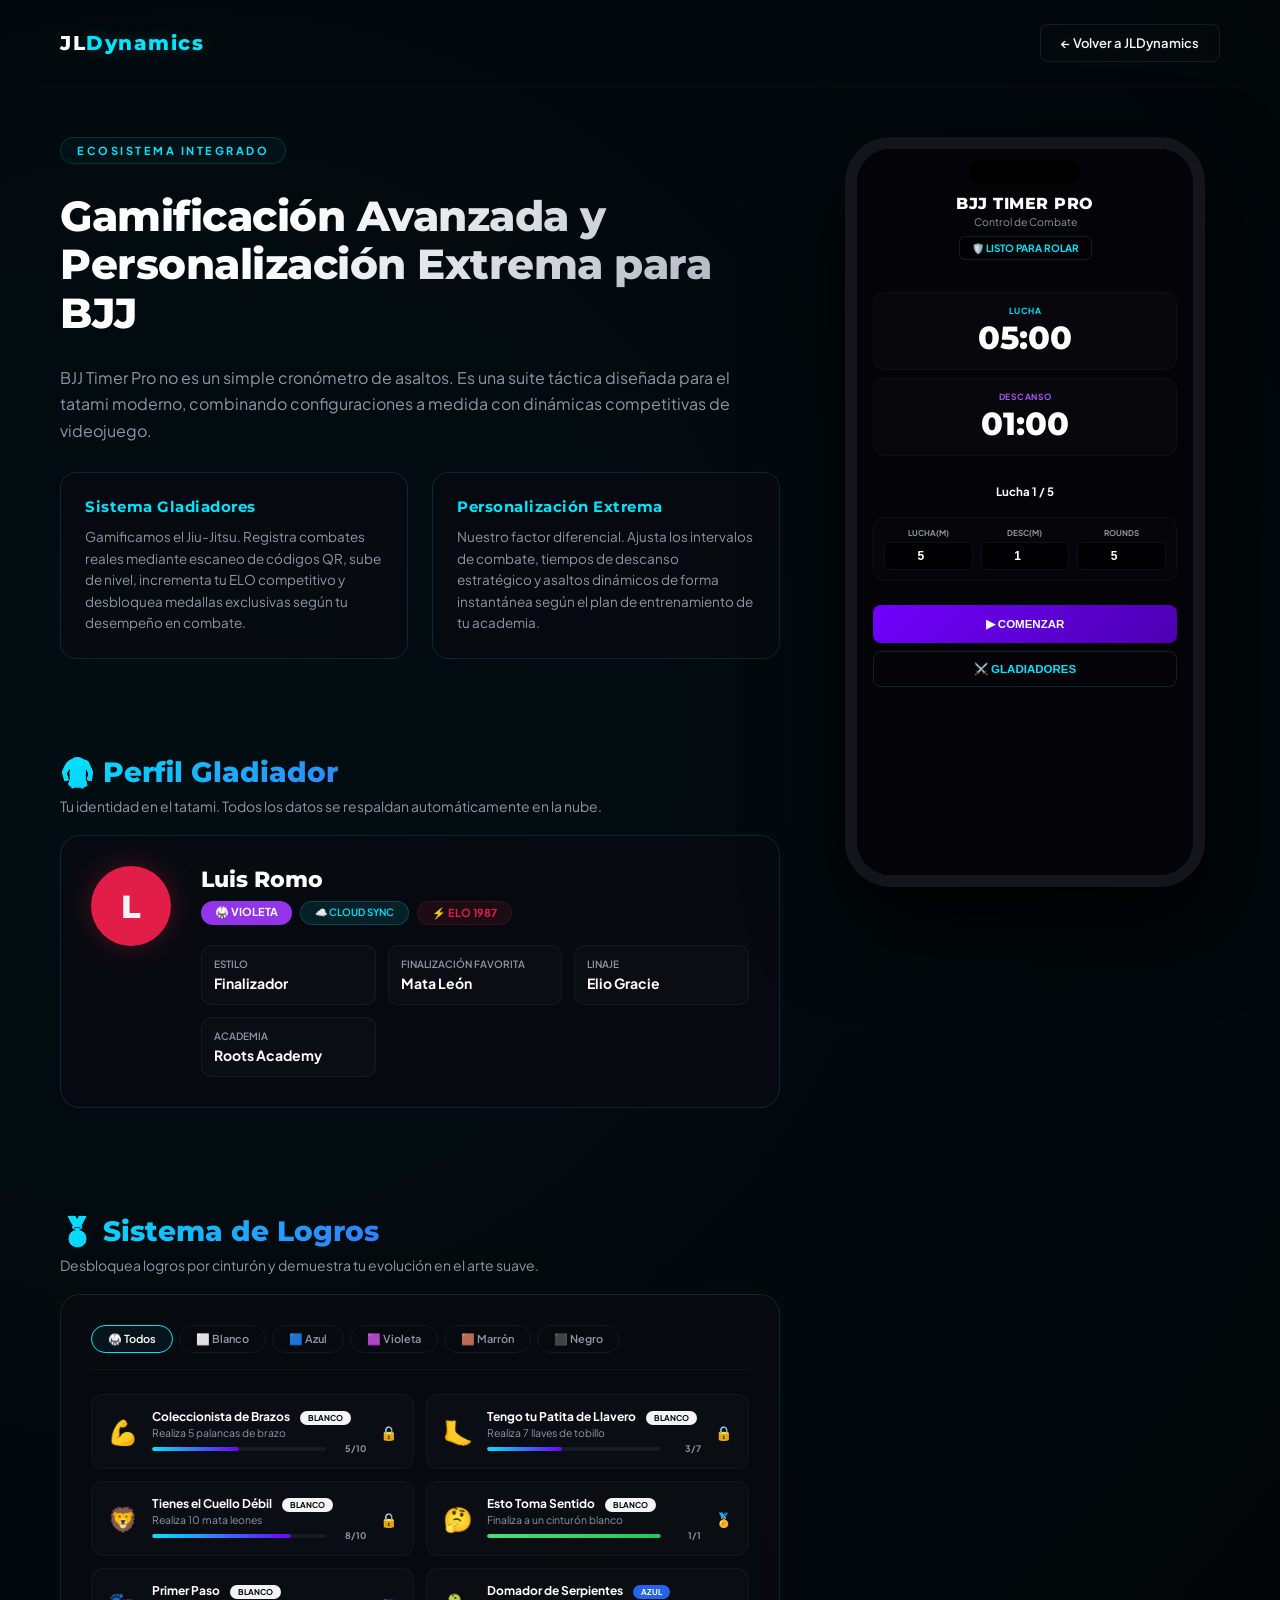
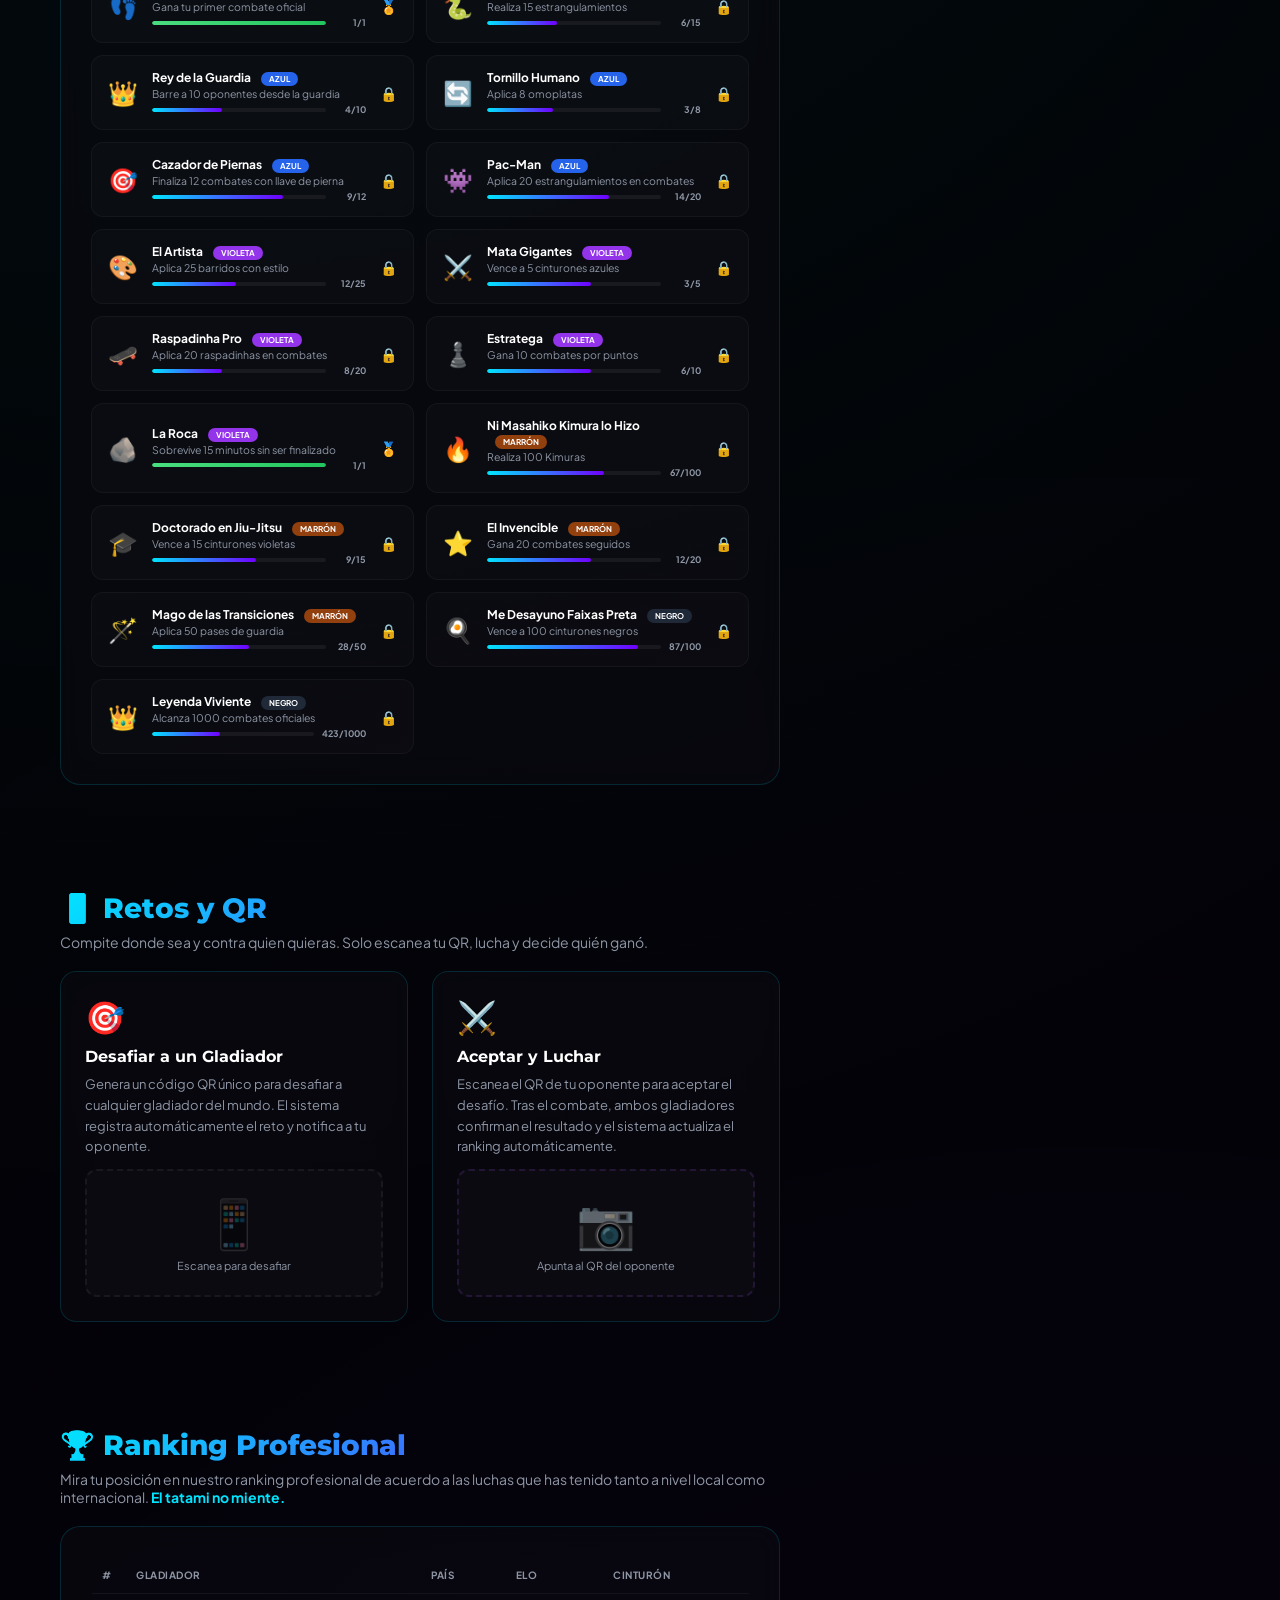
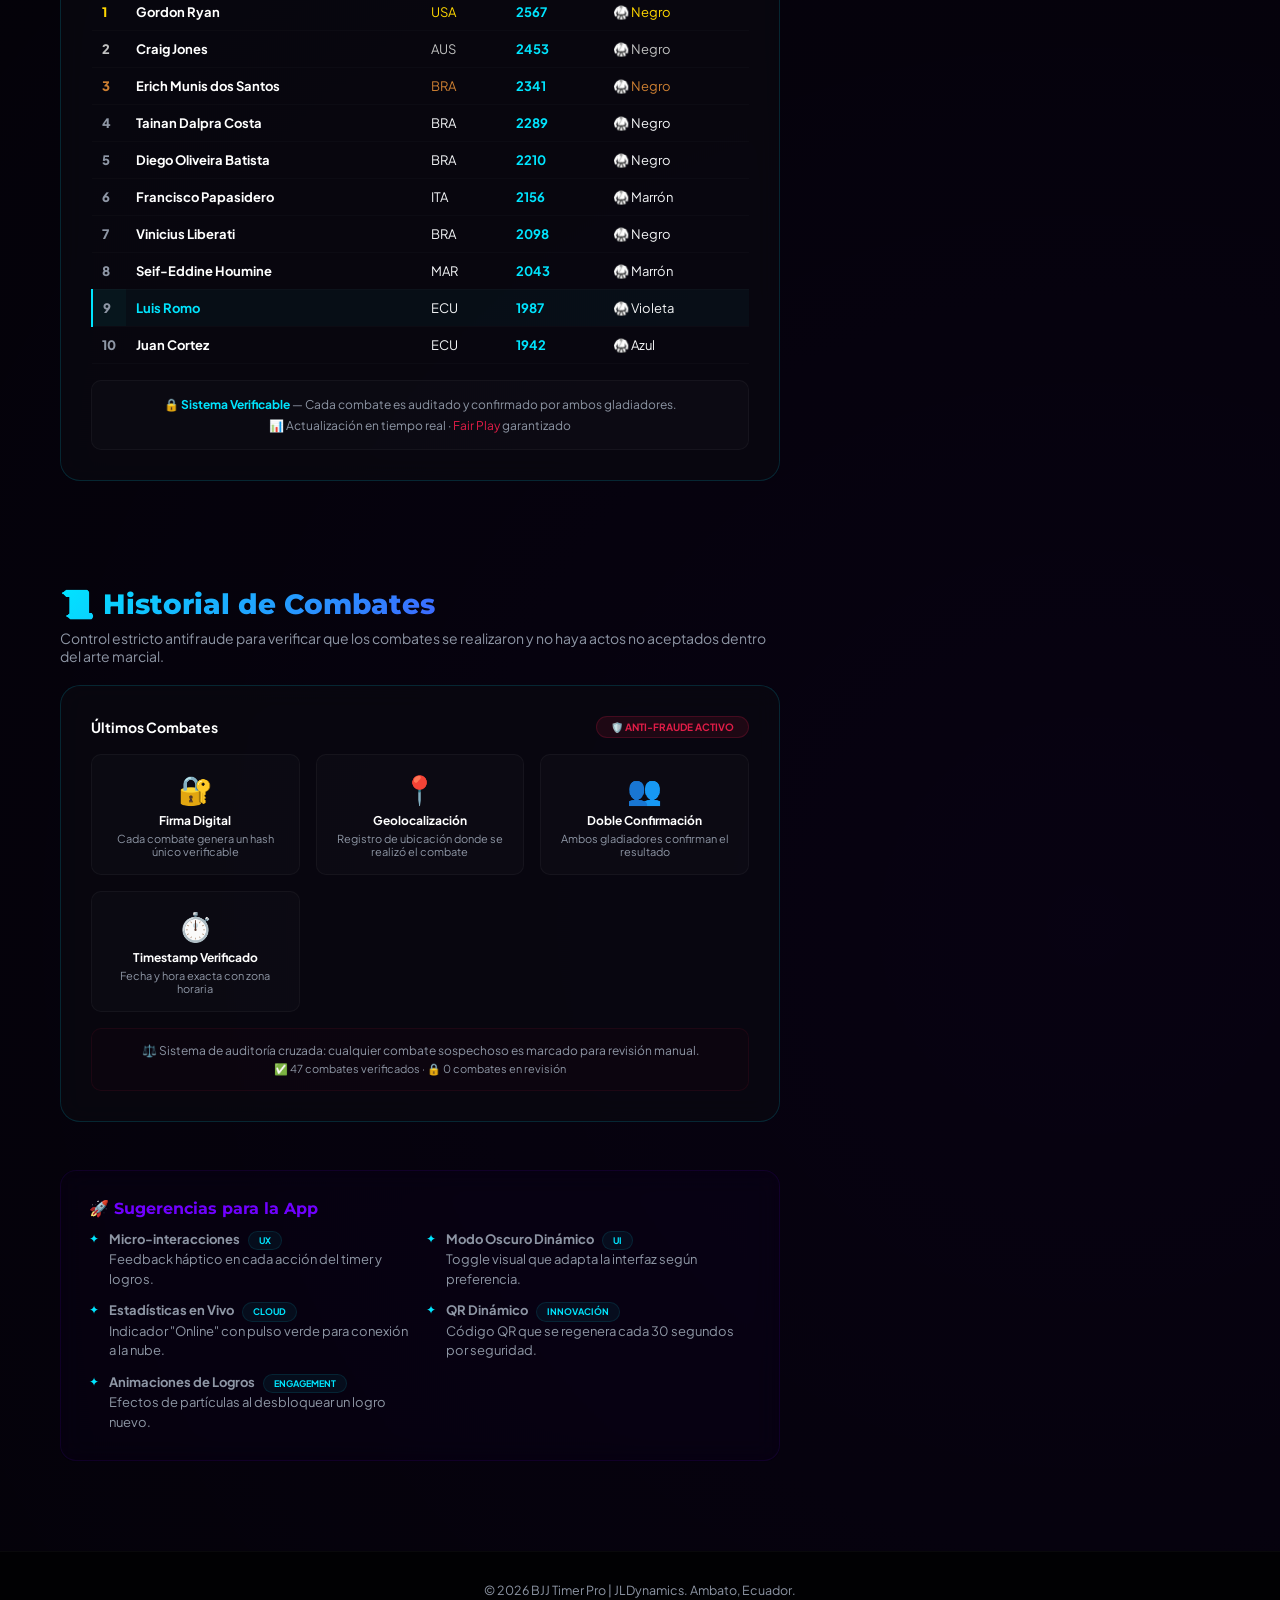
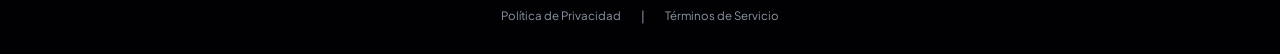
<file: index.html>
<!DOCTYPE html>
<html lang="es">
<head>
    <meta charset="UTF-8">
    <meta name="viewport" content="width=device-width, initial-scale=1.0">
    <title>BJJ Timer Pro - JLDynamics</title>
    <link rel="preconnect" href="https://fonts.googleapis.com">
    <link rel="preconnect" href="https://fonts.gstatic.com" crossorigin>
    <link href="https://fonts.googleapis.com/css2?family=Plus+Jakarta+Sans:wght@400;500;600;700;800&family=Montserrat:wght@700;800&display=swap" rel="stylesheet">
    <style>
        :root {
            --bg-main: #020205;
            --bg-card: rgba(10, 10, 18, 0.6);
            --border-cyber: rgba(0, 229, 255, 0.15);
            --primary: #00E5FF;
            --secondary: #7000FF;
            --text-main: #F3F4F6;
            --text-muted: #8E96A5;
            --red-gladiador: #E11D48;
            --glow: 0 0 15px rgba(0, 229, 255, 0.2);
            
            /* Colores de cinturones */
            --belt-blanco: #F3F4F6;
            --belt-azul: #2563EB;
            --belt-violeta: #9333EA;
            --belt-marron: #92400E;
            --belt-negro: #1F2937;
        }

        * { margin: 0; padding: 0; box-sizing: border-box; }
        
        body {
            font-family: 'Plus Jakarta Sans', sans-serif;
            background-color: var(--bg-main);
            background-image: 
                radial-gradient(circle at 15% 15%, rgba(0, 229, 255, 0.05) 0%, transparent 50%),
                radial-gradient(circle at 85% 85%, rgba(112, 0, 255, 0.05) 0%, transparent 50%);
            color: var(--text-main);
            min-height: 100vh;
            overflow-x: hidden;
        }

        @keyframes zumbidoFuerte {
            0% { transform: translate(0, 0) scale(1); }
            20% { transform: translate(-1px, 1px) scale(0.999); box-shadow: 0 0 20px rgba(0,229,255,0.4); }
            40% { transform: translate(-1px, -1px) scale(1); }
            60% { transform: translate(1px, 1px) scale(0.999); }
            80% { transform: translate(1px, -1px) scale(1); }
            100% { transform: translate(0, 0) scale(1); }
        }
        .vibrar-interfaz {
            animation: zumbidoFuerte 0.15s cubic-bezier(.36,.07,.19,.97) both;
        }

        @keyframes fadeInScale {
            0% { opacity: 0; transform: scale(0.8) translateY(20px); }
            100% { opacity: 1; transform: scale(1) translateY(0); }
        }

        @keyframes confettiFloat {
            0%, 100% { transform: translateY(0) rotate(0deg); }
            50% { transform: translateY(-10px) rotate(15deg); }
        }

        /* HEADER */
        .corp-header {
            max-width: 1200px; width: 100%; margin: 0 auto; padding: 24px 20px;
            display: flex; justify-content: space-between; align-items: center;
            border-bottom: 1px solid rgba(255, 255, 255, 0.03);
        }
        .corp-brand { font-family: 'Montserrat', sans-serif; font-weight: 800; font-size: 20px; color: #FFF; letter-spacing: 1.5px; }
        .corp-brand span { color: var(--primary); text-shadow: var(--glow); }
        .btn-back {
            padding: 10px 20px; border-radius: 8px; border: 1px solid rgba(255, 255, 255, 0.08);
            background: rgba(255, 255, 255, 0.01); color: var(--text-main); font-size: 13px;
            font-weight: 600; text-decoration: none; transition: all 0.3s cubic-bezier(0.4, 0, 0.2, 1);
            backdrop-filter: blur(8px);
        }
        .btn-back:hover { background: #FFF; color: #000; box-shadow: 0 4px 20px rgba(255,255,255,0.15); transform: translateY(-1px); }

        /* LANDING CONTAINER */
        .landing-container {
            max-width: 1200px; margin: 0 auto; padding: 50px 20px;
            display: grid; grid-template-columns: 1fr 390px; gap: 50px; align-items: flex-start;
        }

        @media(max-width: 950px) {
            .landing-container { 
                display: flex;
                flex-direction: column; 
                gap: 45px;
                padding: 24px 16px;
            }
            .phone-wrapper { 
                order: -1;
                position: relative !important; 
                top: 0 !important; 
                width: 100%;
            }
        }

        /* HERO INFO */
        .hero-info { display: flex; flex-direction: column; gap: 28px; }
        .brand-badge {
            display: inline-block; align-self: flex-start; padding: 6px 16px;
            background: rgba(0, 229, 255, 0.04); border: 1px solid rgba(0, 229, 255, 0.15);
            border-radius: 30px; font-size: 11px; font-weight: 700; text-transform: uppercase; letter-spacing: 2.5px; color: var(--primary);
        }
        h1 {
            font-family: 'Montserrat', sans-serif; font-weight: 800; font-size: 42px; line-height: 1.15; letter-spacing: -0.5px;
            background: linear-gradient(135deg, #FFF 30%, #A2A9B8 100%); -webkit-background-clip: text; -webkit-text-fill-color: transparent;
        }
        .tagline { font-size: 16px; color: var(--text-muted); line-height: 1.65; font-weight: 400; }
        
        .features-grid { display: grid; grid-template-columns: repeat(auto-fit, minmax(260px, 1fr)); gap: 24px; }
        .feat-item { background: var(--bg-card); border: 1px solid var(--border-cyber); padding: 24px; border-radius: 16px; backdrop-filter: blur(12px); }
        .feat-item h3 { font-family: 'Montserrat', sans-serif; font-size: 15px; color: var(--primary); margin-bottom: 10px; letter-spacing: 0.5px; }
        .feat-item p { font-size: 13.5px; color: var(--text-muted); line-height: 1.6; }

        /* PHONE WRAPPER */
        .phone-wrapper { display: flex; justify-content: center; position: sticky; top: 30px; }
        .smartphone-container {
            width: 360px; height: 750px; background: #000; border: 12px solid #14141C; border-radius: 46px;
            box-shadow: 0 40px 90px rgba(0,0,0,0.95); position: relative; display: flex; flex-direction: column; overflow: hidden;
        }
        .smartphone-container::before {
            content: ''; position: absolute; top: 12px; left: 50%; transform: translateX(-50%); width: 110px; height: 22px; background: #000; border-radius: 20px; z-index: 1000;
        }

        .app-main-viewport {
            flex: 1; display: flex; flex-direction: column; background: #040408; width: 100%; height: 100%; 
            overflow-y: auto; overflow-x: hidden; scroll-behavior: smooth; padding: 45px 16px 20px 16px;
        }
        .app-main-viewport::-webkit-scrollbar { width: 0px; }

        .app-header { text-align: center; margin-bottom: 12px; }
        .app-title { font-family: 'Montserrat', sans-serif; font-size: 16px; font-weight: 800; color: #FFF; letter-spacing: 0.5px; }
        .app-subtitle { font-size: 10.5px; color: var(--text-muted); margin-top: 2px; }
        #timer-status-badge { display: inline-block; padding: 5px 12px; border-radius: 6px; border: 1px solid rgba(0, 229, 255, 0.15); background: rgba(0,0,0,0.6); color: var(--primary); font-size: 10px; font-weight: 700; text-transform: uppercase; margin: 8px 0; transition: all 0.3s ease; }
        
        .timer-cards-stack { display: flex; flex-direction: column; gap: 8px; width: 100%; margin-bottom: 10px; }
        .time-card { background: rgba(8, 8, 14, 0.9); padding: 12px; border-radius: 12px; border: 1px solid rgba(255,255,255,0.03); text-align: center; transition: background 0.3s; }
        .card-label { font-size: 8.5px; font-weight: 700; text-transform: uppercase; letter-spacing: 0.5px; margin-bottom: 2px; }
        #card-lucha-env .card-label { color: var(--primary); }
        #card-descanso-env .card-label { color: #A855F7; }
        .time-display { font-family: 'Montserrat', sans-serif; font-size: 32px; font-weight: 800; color: #FFF; }
        #display-rounds { text-align: center; font-size: 11.5px; font-weight: 700; color: #FFF; margin: 6px 0; }

        .config-panel { background: rgba(255,255,255,0.01); border: 1px solid rgba(255,255,255,0.04); border-radius: 12px; padding: 10px; margin-bottom: 12px; }
        .config-grid { display: grid; grid-template-columns: repeat(3, 1fr); gap: 8px; }
        .input-group { display: flex; flex-direction: column; gap: 4px; }
        .input-group label { font-size: 8px; font-weight: 700; text-transform: uppercase; color: var(--text-muted); text-align: center; }
        .input-cyber { background: #010103; border: 1px solid rgba(255,255,255,0.06); border-radius: 6px; padding: 6px 4px; color: #FFF; font-size: 12px; font-weight: 700; text-align: center; width: 100%; }

        .app-actions { display: flex; flex-direction: column; gap: 8px; width: 100%; }
        .btn-cyber-primary { 
            width: 100%; padding: 12px; border-radius: 8px; border: none; 
            background: linear-gradient(135deg, var(--secondary), #4C00B0); 
            color: #FFF; font-size: 11.5px; font-weight: 800; text-transform: uppercase; 
            cursor: pointer; transition: transform 0.1s, opacity 0.3s; 
        }
        .btn-cyber-primary:active { transform: scale(0.98); }
        .btn-cyber-secondary { 
            width: 100%; padding: 10px; border-radius: 8px; 
            border: 1px solid rgba(0, 229, 255, 0.15); background: transparent; 
            color: var(--primary); font-size: 11.5px; font-weight: 700; text-transform: uppercase; 
            cursor: pointer; transition: all 0.2s; 
        }
        .btn-cyber-secondary:hover { background: rgba(0,229,255,0.03); border-color: var(--primary); }

        /* ============================================
           SECCIONES GLADIADORES EN LANDING
           ============================================ */
        .gladiadores-landing {
            margin-top: 60px;
            padding-top: 40px;
            border-top: 1px solid rgba(255, 255, 255, 0.05);
            display: flex;
            flex-direction: column;
            gap: 50px;
        }

        .gladiador-section-title {
            font-family: 'Montserrat', sans-serif;
            font-size: 28px;
            font-weight: 800;
            background: linear-gradient(135deg, var(--primary), var(--secondary));
            -webkit-background-clip: text;
            -webkit-text-fill-color: transparent;
            margin-bottom: 8px;
        }

        .gladiador-section-subtitle {
            color: var(--text-muted);
            font-size: 14px;
            margin-bottom: 20px;
        }

        /* PERFIL GLADIADOR */
        .perfil-gladiador-card {
            background: var(--bg-card);
            border: 1px solid var(--border-cyber);
            border-radius: 20px;
            padding: 30px;
            backdrop-filter: blur(12px);
            display: grid;
            grid-template-columns: auto 1fr;
            gap: 30px;
            align-items: start;
        }

        .perfil-avatar {
            width: 80px;
            height: 80px;
            background: var(--red-gladiador);
            border-radius: 50%;
            display: flex;
            align-items: center;
            justify-content: center;
            font-family: 'Montserrat', sans-serif;
            font-weight: 800;
            font-size: 32px;
            box-shadow: 0 0 30px rgba(225, 29, 72, 0.3);
        }

        .perfil-info {
            display: flex;
            flex-direction: column;
            gap: 8px;
        }

        .perfil-nombre {
            font-family: 'Montserrat', sans-serif;
            font-size: 22px;
            font-weight: 800;
            color: #FFF;
        }

        .perfil-badges {
            display: flex;
            gap: 8px;
            flex-wrap: wrap;
        }

        .perfil-badge {
            padding: 4px 14px;
            border-radius: 20px;
            font-size: 11px;
            font-weight: 700;
            text-transform: uppercase;
        }

        .badge-belt-blanco { background: var(--belt-blanco); color: #000; }
        .badge-belt-azul { background: var(--belt-azul); color: #FFF; }
        .badge-belt-violeta { background: var(--belt-violeta); color: #FFF; }
        .badge-belt-marron { background: var(--belt-marron); color: #FFF; }
        .badge-belt-negro { background: var(--belt-negro); color: #FFF; }

        .badge-cloud {
            background: rgba(0, 229, 255, 0.1);
            border: 1px solid rgba(0, 229, 255, 0.2);
            color: var(--primary);
            padding: 4px 14px;
            border-radius: 20px;
            font-size: 10px;
            font-weight: 600;
        }

        .perfil-stats-grid {
            display: grid;
            grid-template-columns: repeat(auto-fit, minmax(140px, 1fr));
            gap: 12px;
            margin-top: 12px;
        }

        .perfil-stat {
            background: rgba(255, 255, 255, 0.02);
            border: 1px solid rgba(255, 255, 255, 0.05);
            border-radius: 10px;
            padding: 12px;
        }

        .perfil-stat-label {
            font-size: 10px;
            color: var(--text-muted);
            text-transform: uppercase;
            font-weight: 600;
        }

        .perfil-stat-value {
            font-size: 14px;
            font-weight: 700;
            color: #FFF;
            margin-top: 4px;
        }

        /* SISTEMA DE LOGROS */
        .logros-container {
            background: var(--bg-card);
            border: 1px solid var(--border-cyber);
            border-radius: 20px;
            padding: 30px;
            backdrop-filter: blur(12px);
        }

        .logros-nav {
            display: flex;
            gap: 6px;
            flex-wrap: wrap;
            margin-bottom: 24px;
            padding-bottom: 16px;
            border-bottom: 1px solid rgba(255, 255, 255, 0.05);
        }

        .logros-nav-btn {
            padding: 6px 16px;
            border-radius: 20px;
            border: 1px solid rgba(255, 255, 255, 0.06);
            background: transparent;
            color: var(--text-muted);
            font-size: 11px;
            font-weight: 600;
            cursor: pointer;
            transition: all 0.3s ease;
            font-family: 'Plus Jakarta Sans', sans-serif;
        }

        .logros-nav-btn:hover,
        .logros-nav-btn.active {
            border-color: var(--primary);
            color: #FFF;
            background: rgba(0, 229, 255, 0.05);
        }

        .logros-grid {
            display: grid;
            grid-template-columns: repeat(auto-fill, minmax(280px, 1fr));
            gap: 12px;
        }

        .logro-item {
            background: rgba(255, 255, 255, 0.02);
            border: 1px solid rgba(255, 255, 255, 0.04);
            border-radius: 12px;
            padding: 14px 16px;
            display: flex;
            align-items: center;
            gap: 14px;
            transition: all 0.3s ease;
        }

        .logro-item:hover {
            border-color: rgba(0, 229, 255, 0.1);
            background: rgba(255, 255, 255, 0.03);
        }

        .logro-icono {
            font-size: 24px;
            flex-shrink: 0;
        }

        .logro-info {
            flex: 1;
        }

        .logro-nombre {
            font-size: 12px;
            font-weight: 700;
            color: #FFF;
        }

        .logro-descripcion {
            font-size: 10.5px;
            color: var(--text-muted);
            margin-top: 2px;
        }

        .logro-progreso {
            display: flex;
            align-items: center;
            gap: 8px;
            margin-top: 4px;
        }

        .logro-progreso-bar {
            flex: 1;
            height: 4px;
            background: rgba(255, 255, 255, 0.06);
            border-radius: 4px;
            overflow: hidden;
        }

        .logro-progreso-fill {
            height: 100%;
            background: linear-gradient(90deg, var(--primary), var(--secondary));
            border-radius: 4px;
            transition: width 0.6s ease;
        }

        .logro-progreso-texto {
            font-size: 9px;
            font-weight: 700;
            color: var(--text-muted);
            flex-shrink: 0;
            min-width: 32px;
            text-align: right;
        }

        .logro-estado {
            font-size: 14px;
            flex-shrink: 0;
        }

        .logro-categoria-tag {
            font-size: 8px;
            font-weight: 700;
            text-transform: uppercase;
            padding: 2px 8px;
            border-radius: 10px;
            margin-left: 8px;
        }

        .tag-blanco { background: var(--belt-blanco); color: #000; }
        .tag-azul { background: var(--belt-azul); color: #FFF; }
        .tag-violeta { background: var(--belt-violeta); color: #FFF; }
        .tag-marron { background: var(--belt-marron); color: #FFF; }
        .tag-negro { background: var(--belt-negro); color: #FFF; }

        /* RETOS */
        .retos-container {
            display: grid;
            grid-template-columns: 1fr 1fr;
            gap: 24px;
        }

        @media(max-width: 700px) {
            .retos-container { grid-template-columns: 1fr; }
            .perfil-gladiador-card { grid-template-columns: 1fr; text-align: center; }
        }

        .reto-card {
            background: var(--bg-card);
            border: 1px solid var(--border-cyber);
            border-radius: 16px;
            padding: 24px;
            backdrop-filter: blur(12px);
        }

        .reto-icono {
            font-size: 32px;
            margin-bottom: 10px;
        }

        .reto-card h3 {
            font-family: 'Montserrat', sans-serif;
            font-size: 16px;
            color: #FFF;
            margin-bottom: 8px;
        }

        .reto-card p {
            font-size: 13px;
            color: var(--text-muted);
            line-height: 1.6;
        }

        .reto-qr-placeholder {
            background: rgba(255, 255, 255, 0.02);
            border: 2px dashed rgba(255, 255, 255, 0.06);
            border-radius: 12px;
            padding: 20px;
            text-align: center;
            margin-top: 12px;
        }

        .reto-qr-placeholder .qr-icon {
            font-size: 48px;
            opacity: 0.3;
        }

        /* RANKING */
        .ranking-container {
            background: var(--bg-card);
            border: 1px solid var(--border-cyber);
            border-radius: 20px;
            padding: 30px;
            backdrop-filter: blur(12px);
        }

        .ranking-tabla {
            width: 100%;
            border-collapse: collapse;
            font-size: 13px;
        }

        .ranking-tabla th {
            text-align: left;
            padding: 12px 10px;
            color: var(--text-muted);
            font-size: 10px;
            text-transform: uppercase;
            font-weight: 700;
            border-bottom: 1px solid rgba(255, 255, 255, 0.05);
            letter-spacing: 0.5px;
        }

        .ranking-tabla td {
            padding: 10px 10px;
            border-bottom: 1px solid rgba(255, 255, 255, 0.02);
        }

        .ranking-tabla tr:hover td {
            background: rgba(255, 255, 255, 0.02);
        }

        .ranking-tabla .posicion {
            font-weight: 800;
            color: var(--text-muted);
            width: 30px;
        }

        .ranking-tabla .top-1 { color: #FFD700; }
        .ranking-tabla .top-2 { color: #C0C0C0; }
        .ranking-tabla .top-3 { color: #CD7F32; }

        .ranking-tabla .nombre {
            font-weight: 700;
            color: #FFF;
        }

        .ranking-tabla .elo {
            font-weight: 700;
            color: var(--primary);
        }

        .ranking-tabla .destacado {
            background: rgba(0, 229, 255, 0.03);
            border-left: 2px solid var(--primary);
        }

        .ranking-tabla .destacado .nombre {
            color: var(--primary);
        }

        .ranking-leyenda {
            margin-top: 16px;
            padding: 16px;
            background: rgba(255, 255, 255, 0.02);
            border-radius: 10px;
            border: 1px solid rgba(255, 255, 255, 0.04);
            font-size: 12px;
            color: var(--text-muted);
            text-align: center;
        }

        .ranking-leyenda strong {
            color: var(--primary);
        }

        /* HISTORIAL */
        .historial-container {
            background: var(--bg-card);
            border: 1px solid var(--border-cyber);
            border-radius: 20px;
            padding: 30px;
            backdrop-filter: blur(12px);
        }

        .historial-features {
            display: grid;
            grid-template-columns: repeat(auto-fit, minmax(200px, 1fr));
            gap: 16px;
            margin-top: 16px;
        }

        .historial-feature {
            background: rgba(255, 255, 255, 0.02);
            border: 1px solid rgba(255, 255, 255, 0.04);
            border-radius: 10px;
            padding: 16px;
            text-align: center;
        }

        .historial-feature .icono {
            font-size: 28px;
            margin-bottom: 6px;
        }

        .historial-feature h4 {
            font-size: 12px;
            font-weight: 700;
            color: #FFF;
        }

        .historial-feature p {
            font-size: 11px;
            color: var(--text-muted);
            margin-top: 4px;
        }

        .historial-badge-antifraude {
            display: inline-block;
            padding: 4px 14px;
            background: rgba(225, 29, 72, 0.1);
            border: 1px solid rgba(225, 29, 72, 0.2);
            border-radius: 20px;
            color: var(--red-gladiador);
            font-size: 10px;
            font-weight: 700;
            text-transform: uppercase;
        }

        /* ============================================
           EASTER EGG SPLASH
           ============================================ */
        #easter-egg-overlay {
            display: none;
            position: fixed;
            top: 0;
            left: 0;
            width: 100%;
            height: 100%;
            background: rgba(0, 0, 0, 0.85);
            backdrop-filter: blur(16px);
            z-index: 10000;
            justify-content: center;
            align-items: center;
            animation: fadeInScale 0.5s cubic-bezier(0.4, 0, 0.2, 1);
        }

        #easter-egg-overlay.active {
            display: flex;
        }

        .easter-egg-content {
            background: linear-gradient(180deg, rgba(10, 10, 18, 0.95), rgba(2, 2, 5, 0.98));
            border: 1px solid rgba(0, 229, 255, 0.2);
            border-radius: 30px;
            padding: 50px 40px 40px;
            max-width: 480px;
            width: 90%;
            text-align: center;
            position: relative;
            box-shadow: 0 0 80px rgba(0, 229, 255, 0.1);
            animation: fadeInScale 0.6s cubic-bezier(0.4, 0, 0.2, 1);
        }

        .easter-egg-confetti {
            font-size: 48px;
            animation: confettiFloat 1.5s ease-in-out infinite;
            display: inline-block;
            margin: 0 4px;
        }

        .easter-egg-confetti:nth-child(2) { animation-delay: 0.2s; }
        .easter-egg-confetti:nth-child(3) { animation-delay: 0.4s; }
        .easter-egg-confetti:nth-child(4) { animation-delay: 0.6s; }

        .easter-egg-message {
            font-size: 20px;
            font-weight: 700;
            color: #FFF;
            margin: 24px 0 12px;
            line-height: 1.4;
        }

        .easter-egg-subtitle {
            font-size: 13px;
            color: var(--text-muted);
            margin-bottom: 24px;
        }

        .easter-egg-badge {
            display: inline-block;
            padding: 6px 18px;
            background: rgba(0, 229, 255, 0.1);
            border: 1px solid rgba(0, 229, 255, 0.2);
            border-radius: 30px;
            color: var(--primary);
            font-size: 11px;
            font-weight: 700;
            text-transform: uppercase;
            letter-spacing: 2px;
            margin-bottom: 16px;
        }

        .easter-egg-btn {
            padding: 14px 40px;
            border: none;
            border-radius: 12px;
            background: linear-gradient(135deg, var(--primary), var(--secondary));
            color: #FFF;
            font-size: 13px;
            font-weight: 800;
            text-transform: uppercase;
            cursor: pointer;
            transition: transform 0.2s, box-shadow 0.2s;
            font-family: 'Plus Jakarta Sans', sans-serif;
        }

        .easter-egg-btn:hover {
            transform: scale(1.03);
            box-shadow: 0 0 30px rgba(0, 229, 255, 0.2);
        }

        /* FOOTER */
        .footer { 
            padding: 30px 20px; 
            border-top: 1px solid rgba(255, 255, 255, 0.03); 
            text-align: center; 
            font-size: 12.5px; 
            color: var(--text-muted); 
            margin-top: 40px; 
            background: #010103; 
        }
        .footer-links { margin-top: 10px; display: flex; justify-content: center; gap: 20px; flex-wrap: wrap; }
        .footer-links a { color: var(--text-muted); font-size: 11.5px; text-decoration: none; transition: color 0.2s; }
        .footer-links a:hover { color: var(--primary); }

        /* SUGERENCIAS EXTRA */
        .sugerencias-box {
            background: rgba(112, 0, 255, 0.02);
            border: 1px solid rgba(112, 0, 255, 0.1);
            border-radius: 16px;
            padding: 28px;
            margin-top: 20px;
            backdrop-filter: blur(12px);
        }

        .sugerencias-box h3 {
            font-family: 'Montserrat', sans-serif;
            font-size: 16px;
            color: var(--secondary);
            margin-bottom: 12px;
        }

        .sugerencias-box ul {
            list-style: none;
            display: grid;
            grid-template-columns: repeat(auto-fit, minmax(220px, 1fr));
            gap: 12px;
        }

        .sugerencias-box li {
            font-size: 13px;
            color: var(--text-muted);
            padding-left: 20px;
            position: relative;
            line-height: 1.5;
        }

        .sugerencias-box li::before {
            content: "✦";
            position: absolute;
            left: 0;
            color: var(--primary);
            font-size: 12px;
        }

        .sugerencias-box .sugerencia-tag {
            display: inline-block;
            font-size: 9px;
            font-weight: 700;
            text-transform: uppercase;
            padding: 2px 10px;
            border-radius: 12px;
            background: rgba(0, 229, 255, 0.05);
            border: 1px solid rgba(0, 229, 255, 0.1);
            color: var(--primary);
            margin-left: 6px;
        }

        /* SCROLL SMOOTH */
        .scroll-target {
            scroll-margin-top: 80px;
        }
    </style>
</head>
<body>

    <!-- ==========================================
    HEADER
    ========================================== -->
    <header class="corp-header">
        <div class="corp-brand">JL<span>Dynamics</span></div>
        <a href="https://jldynamics-glitch.github.io/jldynamics-corporate/index.html" class="btn-back">← Volver a JLDynamics</a>
    </header>

    <!-- ==========================================
    LANDING CONTAINER
    ========================================== -->
    <div class="landing-container" id="landing-root">

        <!-- ==========================================
        HERO INFO
        ========================================== -->
        <div class="hero-info">

            <div class="brand-badge">Ecosistema Integrado</div>
            <h1>Gamificación Avanzada y Personalización Extrema para BJJ</h1>
            <p class="tagline">BJJ Timer Pro no es un simple cronómetro de asaltos. Es una suite táctica diseñada para el tatami moderno, combinando configuraciones a medida con dinámicas competitivas de videojuego.</p>

            <div class="features-grid">
                <div class="feat-item">
                    <h3>Sistema Gladiadores</h3>
                    <p>Gamificamos el Jiu-Jitsu. Registra combates reales mediante escaneo de códigos QR, sube de nivel, incrementa tu ELO competitivo y desbloquea medallas exclusivas según tu desempeño en combate.</p>
                </div>
                <div class="feat-item">
                    <h3>Personalización Extrema</h3>
                    <p>Nuestro factor diferencial. Ajusta los intervalos de combate, tiempos de descanso estratégico y asaltos dinámicos de forma instantánea según el plan de entrenamiento de tu academia.</p>
                </div>
            </div>

            <!-- ==========================================
            PERFIL GLADIADOR (NUEVO)
            ========================================== -->
            <div class="scroll-target" id="seccion-perfil"></div>
            <div style="margin-top: 40px;">
                <h2 class="gladiador-section-title">🥋 Perfil Gladiador</h2>
                <p class="gladiador-section-subtitle">Tu identidad en el tatami. Todos los datos se respaldan automáticamente en la nube.</p>
                
                <div class="perfil-gladiador-card">
                    <div class="perfil-avatar">L</div>
                    <div class="perfil-info">
                        <div class="perfil-nombre">Luis Romo</div>
                        <div class="perfil-badges">
                            <span class="perfil-badge badge-belt-violeta">🥋 Violeta</span>
                            <span class="perfil-badge badge-cloud">☁️ Cloud Sync</span>
                            <span class="perfil-badge" style="background: rgba(225,29,72,0.1); color: var(--red-gladiador); border: 1px solid rgba(225,29,72,0.15);">⚡ ELO 1987</span>
                        </div>
                        <div class="perfil-stats-grid">
                            <div class="perfil-stat">
                                <div class="perfil-stat-label">Estilo</div>
                                <div class="perfil-stat-value">Finalizador</div>
                            </div>
                            <div class="perfil-stat">
                                <div class="perfil-stat-label">Finalización Favorita</div>
                                <div class="perfil-stat-value">Mata León</div>
                            </div>
                            <div class="perfil-stat">
                                <div class="perfil-stat-label">Linaje</div>
                                <div class="perfil-stat-value">Elio Gracie</div>
                            </div>
                            <div class="perfil-stat">
                                <div class="perfil-stat-label">Academia</div>
                                <div class="perfil-stat-value">Roots Academy</div>
                            </div>
                        </div>
                    </div>
                </div>
            </div>

            <!-- ==========================================
            SISTEMA DE LOGROS (NUEVO)
            ========================================== -->
            <div class="scroll-target" id="seccion-logros"></div>
            <div style="margin-top: 50px;">
                <h2 class="gladiador-section-title">🏅 Sistema de Logros</h2>
                <p class="gladiador-section-subtitle">Desbloquea logros por cinturón y demuestra tu evolución en el arte suave.</p>

                <div class="logros-container">
                    <div class="logros-nav" id="logros-nav">
                        <button class="logros-nav-btn active" data-filtro="todos">🥋 Todos</button>
                        <button class="logros-nav-btn" data-filtro="blanco">⬜ Blanco</button>
                        <button class="logros-nav-btn" data-filtro="azul">🟦 Azul</button>
                        <button class="logros-nav-btn" data-filtro="violeta">🟪 Violeta</button>
                        <button class="logros-nav-btn" data-filtro="marron">🟫 Marrón</button>
                        <button class="logros-nav-btn" data-filtro="negro">⬛ Negro</button>
                    </div>

                    <div class="logros-grid" id="logros-grid">
                        <!-- Los logros se generan con JavaScript -->
                    </div>
                </div>
            </div>

            <!-- ==========================================
            RETOS Y QR (NUEVO)
            ========================================== -->
            <div class="scroll-target" id="seccion-retos"></div>
            <div style="margin-top: 50px;">
                <h2 class="gladiador-section-title">📱 Retos y QR</h2>
                <p class="gladiador-section-subtitle">Compite donde sea y contra quien quieras. Solo escanea tu QR, lucha y decide quién ganó.</p>

                <div class="retos-container">
                    <div class="reto-card">
                        <div class="reto-icono">🎯</div>
                        <h3>Desafiar a un Gladiador</h3>
                        <p>Genera un código QR único para desafiar a cualquier gladiador del mundo. El sistema registra automáticamente el reto y notifica a tu oponente.</p>
                        <div class="reto-qr-placeholder">
                            <div class="qr-icon">📱</div>
                            <p style="font-size: 11px; color: var(--text-muted); margin-top: 4px;">Escanea para desafiar</p>
                        </div>
                    </div>
                    <div class="reto-card">
                        <div class="reto-icono">⚔️</div>
                        <h3>Aceptar y Luchar</h3>
                        <p>Escanea el QR de tu oponente para aceptar el desafío. Tras el combate, ambos gladiadores confirman el resultado y el sistema actualiza el ranking automáticamente.</p>
                        <div class="reto-qr-placeholder" style="border-color: rgba(168, 85, 247, 0.15);">
                            <div class="qr-icon" style="opacity: 0.5;">📷</div>
                            <p style="font-size: 11px; color: var(--text-muted); margin-top: 4px;">Apunta al QR del oponente</p>
                        </div>
                    </div>
                </div>
            </div>

            <!-- ==========================================
            RANKING PROFESIONAL (NUEVO)
            ========================================== -->
            <div class="scroll-target" id="seccion-ranking"></div>
            <div style="margin-top: 50px;">
                <h2 class="gladiador-section-title">🏆 Ranking Profesional</h2>
                <p class="gladiador-section-subtitle">Mira tu posición en nuestro ranking profesional de acuerdo a las luchas que has tenido tanto a nivel local como internacional. <strong style="color: var(--primary);">El tatami no miente.</strong></p>

                <div class="ranking-container">
                    <table class="ranking-tabla">
                        <thead>
                            <tr>
                                <th>#</th>
                                <th>Gladiador</th>
                                <th>País</th>
                                <th>ELO</th>
                                <th>Cinturón</th>
                            </tr>
                        </thead>
                        <tbody id="ranking-body">
                            <!-- Generado por JavaScript -->
                        </tbody>
                    </table>
                    <div class="ranking-leyenda">
                        <strong>🔒 Sistema Verificable</strong> — Cada combate es auditado y confirmado por ambos gladiadores. 
                        <span style="display: inline-block; margin-top: 6px;">📊 Actualización en tiempo real · <span style="color: var(--red-gladiador);">Fair Play</span> garantizado</span>
                    </div>
                </div>
            </div>

            <!-- ==========================================
            HISTORIAL CON ANTIFRAUDE (NUEVO)
            ========================================== -->
            <div class="scroll-target" id="seccion-historial"></div>
            <div style="margin-top: 50px;">
                <h2 class="gladiador-section-title">📜 Historial de Combates</h2>
                <p class="gladiador-section-subtitle">Control estricto antifraude para verificar que los combates se realizaron y no haya actos no aceptados dentro del arte marcial.</p>

                <div class="historial-container">
                    <div style="display: flex; justify-content: space-between; align-items: center; flex-wrap: wrap; gap: 12px; margin-bottom: 16px;">
                        <span style="font-size: 14px; font-weight: 700; color: #FFF;">Últimos Combates</span>
                        <span class="historial-badge-antifraude">🛡️ Anti-Fraude Activo</span>
                    </div>

                    <div class="historial-features">
                        <div class="historial-feature">
                            <div class="icono">🔐</div>
                            <h4>Firma Digital</h4>
                            <p>Cada combate genera un hash único verificable</p>
                        </div>
                        <div class="historial-feature">
                            <div class="icono">📍</div>
                            <h4>Geolocalización</h4>
                            <p>Registro de ubicación donde se realizó el combate</p>
                        </div>
                        <div class="historial-feature">
                            <div class="icono">👥</div>
                            <h4>Doble Confirmación</h4>
                            <p>Ambos gladiadores confirman el resultado</p>
                        </div>
                        <div class="historial-feature">
                            <div class="icono">⏱️</div>
                            <h4>Timestamp Verificado</h4>
                            <p>Fecha y hora exacta con zona horaria</p>
                        </div>
                    </div>

                    <div style="margin-top: 16px; padding: 14px; background: rgba(225, 29, 72, 0.02); border: 1px solid rgba(225, 29, 72, 0.08); border-radius: 10px; text-align: center; font-size: 12px; color: var(--text-muted);">
                        <span style="color: var(--red-gladiador); font-weight: 700;">⚖️</span> 
                        Sistema de auditoría cruzada: cualquier combate sospechoso es marcado para revisión manual.
                        <span style="display: block; margin-top: 4px; font-size: 11px; color: var(--text-muted);">
                            ✅ 47 combates verificados · 🔒 0 combates en revisión
                        </span>
                    </div>
                </div>
            </div>

            <!-- ==========================================
            SUGERENCIAS EXTRA
            ========================================== -->
            <div class="sugerencias-box">
                <h3>🚀 Sugerencias para la App</h3>
                <ul>
                    <li>
                        <strong>Micro-interacciones</strong> 
                        <span class="sugerencia-tag">UX</span>
                        <br>Feedback háptico en cada acción del timer y logros.
                    </li>
                    <li>
                        <strong>Modo Oscuro Dinámico</strong> 
                        <span class="sugerencia-tag">UI</span>
                        <br>Toggle visual que adapta la interfaz según preferencia.
                    </li>
                    <li>
                        <strong>Estadísticas en Vivo</strong> 
                        <span class="sugerencia-tag">Cloud</span>
                        <br>Indicador "Online" con pulso verde para conexión a la nube.
                    </li>
                    <li>
                        <strong>QR Dinámico</strong> 
                        <span class="sugerencia-tag">Innovación</span>
                        <br>Código QR que se regenera cada 30 segundos por seguridad.
                    </li>
                    <li>
                        <strong>Animaciones de Logros</strong> 
                        <span class="sugerencia-tag">Engagement</span>
                        <br>Efectos de partículas al desbloquear un logro nuevo.
                    </li>
                </ul>
            </div>

        </div>

        <!-- ==========================================
        MOCKUP SMARTPHONE (SOLO TIMER)
        ========================================== -->
        <div class="phone-wrapper">
            <div class="smartphone-container" id="smartphone-wrapper-card">
                
                <div class="app-main-viewport" id="app-scroll-container">
                    
                    <div id="section-timer-view" style="display: flex; flex-direction: column; gap: 12px;">
                        <div class="app-header">
                            <div class="app-title">BJJ TIMER PRO</div>
                            <div class="app-subtitle">Control de Combate</div>
                            <div id="timer-status-badge">🛡️ Listo para rolar</div>
                        </div>

                        <div class="timer-cards-stack">
                            <div class="time-card" id="card-lucha-env">
                                <div class="card-label">Lucha</div>
                                <div class="time-display" id="display-lucha">05:00</div>
                            </div>
                            <div class="time-card" id="card-descanso-env">
                                <div class="card-label">Descanso</div>
                                <div class="time-display" id="display-descanso">01:00</div>
                            </div>
                        </div>

                        <div id="display-rounds">Lucha 1 / 5</div>

                        <div class="config-panel">
                            <div class="config-grid">
                                <div class="input-group">
                                    <label>Lucha(M)</label>
                                    <input type="number" id="input-tiempo-lucha" class="input-cyber" value="5" min="1">
                                </div>
                                <div class="input-group">
                                    <label>Desc(M)</label>
                                    <input type="number" id="input-tiempo-descanso" class="input-cyber" value="1" min="0">
                                </div>
                                <div class="input-group">
                                    <label>Rounds</label>
                                    <input type="number" id="input-total-rounds" class="input-cyber" value="5" min="1">
                                </div>
                            </div>
                        </div>

                        <div class="app-actions">
                            <button id="btn-timer-main" class="btn-cyber-primary">▶ Comenzar</button>
                            <button id="btn-gladiadores-trigger" class="btn-cyber-secondary">⚔️ Gladiadores</button>
                        </div>
                    </div>

                </div>
            </div>
        </div>

    </div>

    <!-- ==========================================
    EASTER EGG SPLASH OVERLAY
    ========================================== -->
    <div id="easter-egg-overlay">
        <div class="easter-egg-content">
            <div>
                <span class="easter-egg-confetti">🎉</span>
                <span class="easter-egg-confetti">✨</span>
                <span class="easter-egg-confetti">🎊</span>
                <span class="easter-egg-confetti">🔥</span>
            </div>
            <div class="easter-egg-badge">🏆 LOGRO DESBLOQUEADO</div>
            <div class="easter-egg-message" id="easter-egg-message">
                ¡Felicidades! Has ganado 1 clase de prueba.
            </div>
            <div class="easter-egg-subtitle">Sigue entrenando, el tatami siempre premia a los guerreros.</div>
            <button class="easter-egg-btn" id="easter-egg-close">⚡ ¡Genial!</button>
        </div>
    </div>

    <!-- ==========================================
    FOOTER
    ========================================== -->
    <div class="footer">
        <p>&copy; 2026 BJJ Timer Pro | JLDynamics. Ambato, Ecuador.</p>
        <div class="footer-links">
            <a href="privacy.html">Política de Privacidad</a>
            <span>|</span>
            <a href="terms.html">Términos de Servicio</a>
        </div>
    </div>

    <script>
        // ============================================
        // DATOS
        // ============================================

        const rankingData = [
            { pos: 1, nombre: "Gordon Ryan", pais: "USA", elo: 2567, cinturon: "Negro", topClass: "top-1" },
            { pos: 2, nombre: "Craig Jones", pais: "AUS", elo: 2453, cinturon: "Negro", topClass: "top-2" },
            { pos: 3, nombre: "Erich Munis dos Santos", pais: "BRA", elo: 2341, cinturon: "Negro", topClass: "top-3" },
            { pos: 4, nombre: "Tainan Dalpra Costa", pais: "BRA", elo: 2289, cinturon: "Negro", topClass: "" },
            { pos: 5, nombre: "Diego Oliveira Batista", pais: "BRA", elo: 2210, cinturon: "Negro", topClass: "" },
            { pos: 6, nombre: "Francisco Papasidero", pais: "ITA", elo: 2156, cinturon: "Marrón", topClass: "" },
            { pos: 7, nombre: "Vinicius Liberati", pais: "BRA", elo: 2098, cinturon: "Negro", topClass: "" },
            { pos: 8, nombre: "Seif-Eddine Houmine", pais: "MAR", elo: 2043, cinturon: "Marrón", topClass: "" },
            { pos: 9, nombre: "Luis Romo", pais: "ECU", elo: 1987, cinturon: "Violeta", topClass: "destacado" },
            { pos: 10, nombre: "Juan Cortez", pais: "ECU", elo: 1942, cinturon: "Azul", topClass: "" }
        ];

        const logrosData = [
            // BLANCO
            { id: 1, nombre: "Coleccionista de Brazos", descripcion: "Realiza 5 palancas de brazo", icono: "💪", progreso: 5, total: 10, categoria: "blanco" },
            { id: 2, nombre: "Tengo tu Patita de Llavero", descripcion: "Realiza 7 llaves de tobillo", icono: "🦶", progreso: 3, total: 7, categoria: "blanco" },
            { id: 3, nombre: "Tienes el Cuello Débil", descripcion: "Realiza 10 mata leones", icono: "🦁", progreso: 8, total: 10, categoria: "blanco" },
            { id: 4, nombre: "Esto Toma Sentido", descripcion: "Finaliza a un cinturón blanco", icono: "🤔", progreso: 1, total: 1, categoria: "blanco" },
            { id: 5, nombre: "Primer Paso", descripcion: "Gana tu primer combate oficial", icono: "👣", progreso: 1, total: 1, categoria: "blanco" },
            // AZUL
            { id: 6, nombre: "Domador de Serpientes", descripcion: "Realiza 15 estrangulamientos", icono: "🐍", progreso: 6, total: 15, categoria: "azul" },
            { id: 7, nombre: "Rey de la Guardia", descripcion: "Barre a 10 oponentes desde la guardia", icono: "👑", progreso: 4, total: 10, categoria: "azul" },
            { id: 8, nombre: "Tornillo Humano", descripcion: "Aplica 8 omoplatas", icono: "🔄", progreso: 3, total: 8, categoria: "azul" },
            { id: 9, nombre: "Cazador de Piernas", descripcion: "Finaliza 12 combates con llave de pierna", icono: "🎯", progreso: 9, total: 12, categoria: "azul" },
            { id: 10, nombre: "Pac-Man", descripcion: "Aplica 20 estrangulamientos en combates", icono: "👾", progreso: 14, total: 20, categoria: "azul" },
            // VIOLETA
            { id: 11, nombre: "El Artista", descripcion: "Aplica 25 barridos con estilo", icono: "🎨", progreso: 12, total: 25, categoria: "violeta" },
            { id: 12, nombre: "Mata Gigantes", descripcion: "Vence a 5 cinturones azules", icono: "⚔️", progreso: 3, total: 5, categoria: "violeta" },
            { id: 13, nombre: "Raspadinha Pro", descripcion: "Aplica 20 raspadinhas en combates", icono: "🛹", progreso: 8, total: 20, categoria: "violeta" },
            { id: 14, nombre: "Estratega", descripcion: "Gana 10 combates por puntos", icono: "♟️", progreso: 6, total: 10, categoria: "violeta" },
            { id: 15, nombre: "La Roca", descripcion: "Sobrevive 15 minutos sin ser finalizado", icono: "🪨", progreso: 1, total: 1, categoria: "violeta" },
            // MARRÓN
            { id: 16, nombre: "Ni Masahiko Kimura lo Hizo", descripcion: "Realiza 100 Kimuras", icono: "🔥", progreso: 67, total: 100, categoria: "marron" },
            { id: 17, nombre: "Doctorado en Jiu-Jitsu", descripcion: "Vence a 15 cinturones violetas", icono: "🎓", progreso: 9, total: 15, categoria: "marron" },
            { id: 18, nombre: "El Invencible", descripcion: "Gana 20 combates seguidos", icono: "⭐", progreso: 12, total: 20, categoria: "marron" },
            { id: 19, nombre: "Mago de las Transiciones", descripcion: "Aplica 50 pases de guardia", icono: "🪄", progreso: 28, total: 50, categoria: "marron" },
            // NEGRO
            { id: 20, nombre: "Me Desayuno Faixas Preta", descripcion: "Vence a 100 cinturones negros", icono: "🍳", progreso: 87, total: 100, categoria: "negro" },
            { id: 21, nombre: "Leyenda Viviente", descripcion: "Alcanza 1000 combates oficiales", icono: "👑", progreso: 423, total: 1000, categoria: "negro" }
        ];

        const mensajesEasterEgg = [
            "🎉 ¡Felicidades! Has ganado 1 clase de prueba en nuestra academia. ¡Contáctanos para reclamarla!",
            "🥋 ¿Estás buscando algo? Mejor ponte a entrenar, campeón.",
            "💪 Sigue participando y luchando. La constancia es la clave.",
            "🔥 Eres un crack. Ahora haz 20 flexiones de pecho ¡YA!",
            "⚡ Eres un Pro. Ejecuta 10 Burpees explosivos ahora mismo.",
            "🎁 ¡Premio JLDynamics! Has ganado 1 semana de clases en Roots Academy Ambato Ecuador. ¡Contáctanos!",
            "❌ Sigue participando... El tatami premia la perseverancia.",
            "🏆 ¡Logro desbloqueado! Eres un guerrero de élite.",
            "💡 Tip de campeón: La técnica vence a la fuerza. Sigue entrenando.",
            "🌟 ¡Estrella en ascenso! Has sido seleccionado para entrenamiento especial."
        ];

        // ============================================
        // RENDER RANKING
        // ============================================
        function renderRanking() {
            const tbody = document.getElementById('ranking-body');
            tbody.innerHTML = rankingData.map(r => `
                <tr class="${r.topClass}">
                    <td class="posicion ${r.topClass}">${r.pos}</td>
                    <td class="nombre">${r.nombre}</td>
                    <td>${r.pais}</td>
                    <td class="elo">${r.elo}</td>
                    <td>🥋 ${r.cinturon}</td>
                </tr>
            `).join('');
        }

        // ============================================
        // RENDER LOGROS
        // ============================================
        function renderLogros(filtro = 'todos') {
            const grid = document.getElementById('logros-grid');
            const filtrados = filtro === 'todos' 
                ? logrosData 
                : logrosData.filter(l => l.categoria === filtro);

            grid.innerHTML = filtrados.map(l => {
                const porcentaje = Math.round((l.progreso / l.total) * 100);
                const desbloqueado = l.progreso >= l.total;
                const estadoEmoji = desbloqueado ? '🏅' : '🔒';
                const tagClass = `tag-${l.categoria}`;
                const tagNames = {
                    blanco: 'Blanco',
                    azul: 'Azul',
                    violeta: 'Violeta',
                    marron: 'Marrón',
                    negro: 'Negro'
                };

                return `
                    <div class="logro-item" data-categoria="${l.categoria}">
                        <div class="logro-icono">${l.icono}</div>
                        <div class="logro-info">
                            <div class="logro-nombre">
                                ${l.nombre}
                                <span class="logro-categoria-tag ${tagClass}">${tagNames[l.categoria]}</span>
                            </div>
                            <div class="logro-descripcion">${l.descripcion}</div>
                            <div class="logro-progreso">
                                <div class="logro-progreso-bar">
                                    <div class="logro-progreso-fill" style="width: ${porcentaje}%; ${desbloqueado ? 'background: linear-gradient(90deg, #4ADE80, #22C55E);' : ''}"></div>
                                </div>
                                <span class="logro-progreso-texto">${l.progreso}/${l.total}</span>
                            </div>
                        </div>
                        <div class="logro-estado">${estadoEmoji}</div>
                    </div>
                `;
            }).join('');
        }

        // ============================================
        // LOGROS NAV
        // ============================================
        document.querySelectorAll('.logros-nav-btn').forEach(btn => {
            btn.addEventListener('click', () => {
                document.querySelectorAll('.logros-nav-btn').forEach(b => b.classList.remove('active'));
                btn.classList.add('active');
                renderLogros(btn.dataset.filtro);
            });
        });

        // ============================================
        // TIMER
        // ============================================
        const btnTimerMain = document.getElementById("btn-timer-main");
        const btnGladiadoresTrigger = document.getElementById("btn-gladiadores-trigger");
        const displayLucha = document.getElementById("display-lucha");
        const displayDescanso = document.getElementById("display-descanso");
        const displayRounds = document.getElementById("display-rounds");
        const statusBadge = document.getElementById("timer-status-badge");
        const inputLucha = document.getElementById("input-tiempo-lucha");
        const inputDescanso = document.getElementById("input-tiempo-descanso");
        const inputRounds = document.getElementById("input-total-rounds");
        const cardLuchaEnv = document.getElementById("card-lucha-env");
        const cardDescansoEnv = document.getElementById("card-descanso-env");
        const phoneWrapperCard = document.getElementById("smartphone-wrapper-card");

        let temporizadorInterno = null;
        let estaCorriendo = false;
        let estadoActual = "IDLE";
        let roundActual = 1;
        let tiempoRestante = 0;
        let clicsGladiadores = 0;

        const ctxAudio = new (window.AudioContext || window.webkitAudioContext)();

        function dispararZumbidoYVibracion(duracionMs = 80) {
            if ("vibrate" in navigator) {
                navigator.vibrate(duracionMs);
            }
            if (phoneWrapperCard) {
                phoneWrapperCard.classList.remove("vibrar-interfaz");
                void phoneWrapperCard.offsetWidth;
                phoneWrapperCard.classList.add("vibrar-interfaz");
                setTimeout(() => {
                    phoneWrapperCard.classList.remove("vibrar-interfaz");
                }, 200);
            }
        }

        function emitirPitido(frecuencia, duracion) {
            try {
                if (ctxAudio.state === 'suspended') {
                    ctxAudio.resume();
                }
                const oscilador = ctxAudio.createOscillator();
                const ganancia = ctxAudio.createGain();
                oscilador.type = 'sine';
                oscilador.frequency.setValueAtTime(frecuencia, ctxAudio.currentTime);
                ganancia.gain.setValueAtTime(0.12, ctxAudio.currentTime);
                oscilador.connect(ganancia);
                ganancia.connect(ctxAudio.destination);
                oscilador.start();
                oscilador.stop(ctxAudio.currentTime + duracion);
            } catch (e) {
                // AudioContext silencioso
            }
        }

        function sonarAlarmaCambio() {
            emitirPitido(880, 0.15);
            setTimeout(() => emitirPitido(880, 0.15), 200);
            setTimeout(() => emitirPitido(1100, 0.4), 400);
        }

        function formatearMinutosSegundos(segundosTotales) {
            const min = Math.floor(segundosTotales / 60);
            const seg = segundosTotales % 60;
            return `${min.toString().padStart(2, '0')}:${seg.toString().padStart(2, '0')}`;
        }

        function actualizarCamposDeTexto() {
            if (estadoActual === "LUCHA") {
                displayLucha.textContent = formatearMinutosSegundos(tiempoRestante);
            } else if (estadoActual === "DESCANSO") {
                displayDescanso.textContent = formatearMinutosSegundos(tiempoRestante);
            } else {
                displayLucha.textContent = formatearMinutosSegundos(parseInt(inputLucha.value) * 60);
                displayDescanso.textContent = formatearMinutosSegundos(parseInt(inputDescanso.value) * 60);
                displayRounds.textContent = `Lucha 1 / ${inputRounds.value}`;
            }
        }

        function ejecutarCicloCronometro() {
            if (tiempoRestante > 0) {
                tiempoRestante--;
                actualizarCamposDeTexto();
                if (tiempoRestante <= 3 && tiempoRestante > 0) {
                    emitirPitido(440, 0.08);
                    dispararZumbidoYVibracion(40);
                }
            } else {
                if (estadoActual === "LUCHA") {
                    const maxRounds = parseInt(inputRounds.value);
                    if (roundActual < maxRounds) {
                        estadoActual = "DESCANSO";
                        tiempoRestante = parseInt(inputDescanso.value) * 60;
                        statusBadge.textContent = "⌛ ¡Descanso!";
                        statusBadge.style.color = "#A855F7";
                        statusBadge.style.borderColor = "rgba(168, 85, 247, 0.3)";
                        cardLuchaEnv.style.background = "transparent";
                        cardDescansoEnv.style.background = "rgba(168, 85, 247, 0.1)";
                        sonarAlarmaCambio();
                        dispararZumbidoYVibracion(250);
                    } else {
                        detenerYReiniciarCronometro();
                        statusBadge.textContent = "🏆 Entrenamiento Completo";
                        statusBadge.style.color = "#4ADE80";
                        statusBadge.style.borderColor = "rgba(74, 222, 128, 0.3)";
                        sonarAlarmaCambio();
                        dispararZumbidoYVibracion(400);
                        return;
                    }
                } else if (estadoActual === "DESCANSO") {
                    roundActual++;
                    estadoActual = "LUCHA";
                    tiempoRestante = parseInt(inputLucha.value) * 60;
                    statusBadge.textContent = "⚔️ ¡A la Lucha!";
                    statusBadge.style.color = "var(--primary)";
                    statusBadge.style.borderColor = "rgba(0, 229, 255, 0.2)";
                    cardDescansoEnv.style.background = "transparent";
                    cardLuchaEnv.style.background = "rgba(0, 229, 255, 0.08)";
                    displayRounds.textContent = `Lucha ${roundActual} / ${inputRounds.value}`;
                    sonarAlarmaCambio();
                    dispararZumbidoYVibracion(250);
                }
                actualizarCamposDeTexto();
            }
        }

        function comenzarCronometro() {
            estaCorriendo = true;
            btnTimerMain.textContent = "⏸ Pausar";
            btnTimerMain.style.background = "linear-gradient(135deg, #EF4444, #991B1B)";
            
            if (estadoActual === "IDLE") {
                estadoActual = "LUCHA";
                roundActual = 1;
                tiempoRestante = parseInt(inputLucha.value) * 60;
                statusBadge.textContent = "⚔️ ¡A la Lucha!";
                cardLuchaEnv.style.background = "rgba(0, 229, 255, 0.08)";
                displayRounds.textContent = `Lucha ${roundActual} / ${inputRounds.value}`;
                emitirPitido(660, 0.25);
                dispararZumbidoYVibracion(120);
            }
            temporizadorInterno = setInterval(ejecutarCicloCronometro, 1000);
        }

        function pausarCronometro() {
            estaCorriendo = false;
            btnTimerMain.textContent = "▶ Reanudar";
            btnTimerMain.style.background = "linear-gradient(135deg, var(--secondary), #4C00B0)";
            statusBadge.textContent = "⏸ Pausado";
            clearInterval(temporizadorInterno);
            emitirPitido(500, 0.1);
            dispararZumbidoYVibracion(60);
        }

        function detenerYReiniciarCronometro() {
            estaCorriendo = false;
            clearInterval(temporizadorInterno);
            estadoActual = "IDLE";
            roundActual = 1;
            btnTimerMain.textContent = "▶ Comenzar";
            btnTimerMain.style.background = "linear-gradient(135deg, var(--secondary), #4C00B0)";
            statusBadge.textContent = "🛡️ Listo para rolar";
            statusBadge.style.color = "var(--primary)";
            statusBadge.style.borderColor = "rgba(0, 229, 255, 0.15)";
            cardLuchaEnv.style.background = "transparent";
            cardDescansoEnv.style.background = "transparent";
            actualizarCamposDeTexto();
        }

        // Timer: Botón principal
        if (btnTimerMain) {
            btnTimerMain.addEventListener("click", () => {
                if (estaCorriendo) {
                    pausarCronometro();
                } else {
                    comenzarCronometro();
                }
            });
        }

        // Timer: Inputs
        [inputLucha, inputDescanso, inputRounds].forEach(input => {
            if (input) {
                input.addEventListener("input", () => {
                    if (estadoActual === "IDLE") actualizarCamposDeTexto();
                });
            }
        });

        // ============================================
        // EASTER EGG + BOTÓN GLADIADORES
        // ============================================
        const easterOverlay = document.getElementById('easter-egg-overlay');
        const easterMessage = document.getElementById('easter-egg-message');
        const easterClose = document.getElementById('easter-egg-close');

        function mostrarEasterEgg() {
            const indice = Math.floor(Math.random() * mensajesEasterEgg.length);
            easterMessage.textContent = mensajesEasterEgg[indice];
            easterOverlay.classList.add('active');
            // Sonido de celebración
            emitirPitido(880, 0.2);
            setTimeout(() => emitirPitido(1100, 0.2), 150);
            setTimeout(() => emitirPitido(1320, 0.3), 300);
            dispararZumbidoYVibracion(300);
        }

        function cerrarEasterEgg() {
            easterOverlay.classList.remove('active');
        }

        if (easterClose) {
            easterClose.addEventListener('click', cerrarEasterEgg);
        }

        easterOverlay.addEventListener('click', (e) => {
            if (e.target === easterOverlay) {
                cerrarEasterEgg();
            }
        });

        // Botón Gladiadores: Easter Egg + scroll
        if (btnGladiadoresTrigger) {
            btnGladiadoresTrigger.addEventListener("click", () => {
                clicsGladiadores++;
                
                // Vibración leve (visual)
                dispararZumbidoYVibracion(30);
                emitirPitido(600, 0.04);

                if (clicsGladiadores >= 7) {
                    clicsGladiadores = 0;
                    mostrarEasterEgg();
                }

                // Scroll suave a la sección Perfil
                const perfilSection = document.getElementById('seccion-perfil');
                if (perfilSection) {
                    perfilSection.scrollIntoView({ behavior: 'smooth', block: 'start' });
                }
            });
        }

        // ============================================
        // INICIALIZAR
        // ============================================
       renderRanking();
        renderLogros('todos');
        actualizarCamposDeTexto();

        console.log('✅ BJJ Timer Pro - JLDynamics');
        console.log('🔥 Easter Egg: 7 clics en "Gladiadores"');
    </script>

</body>
</html>
</file>
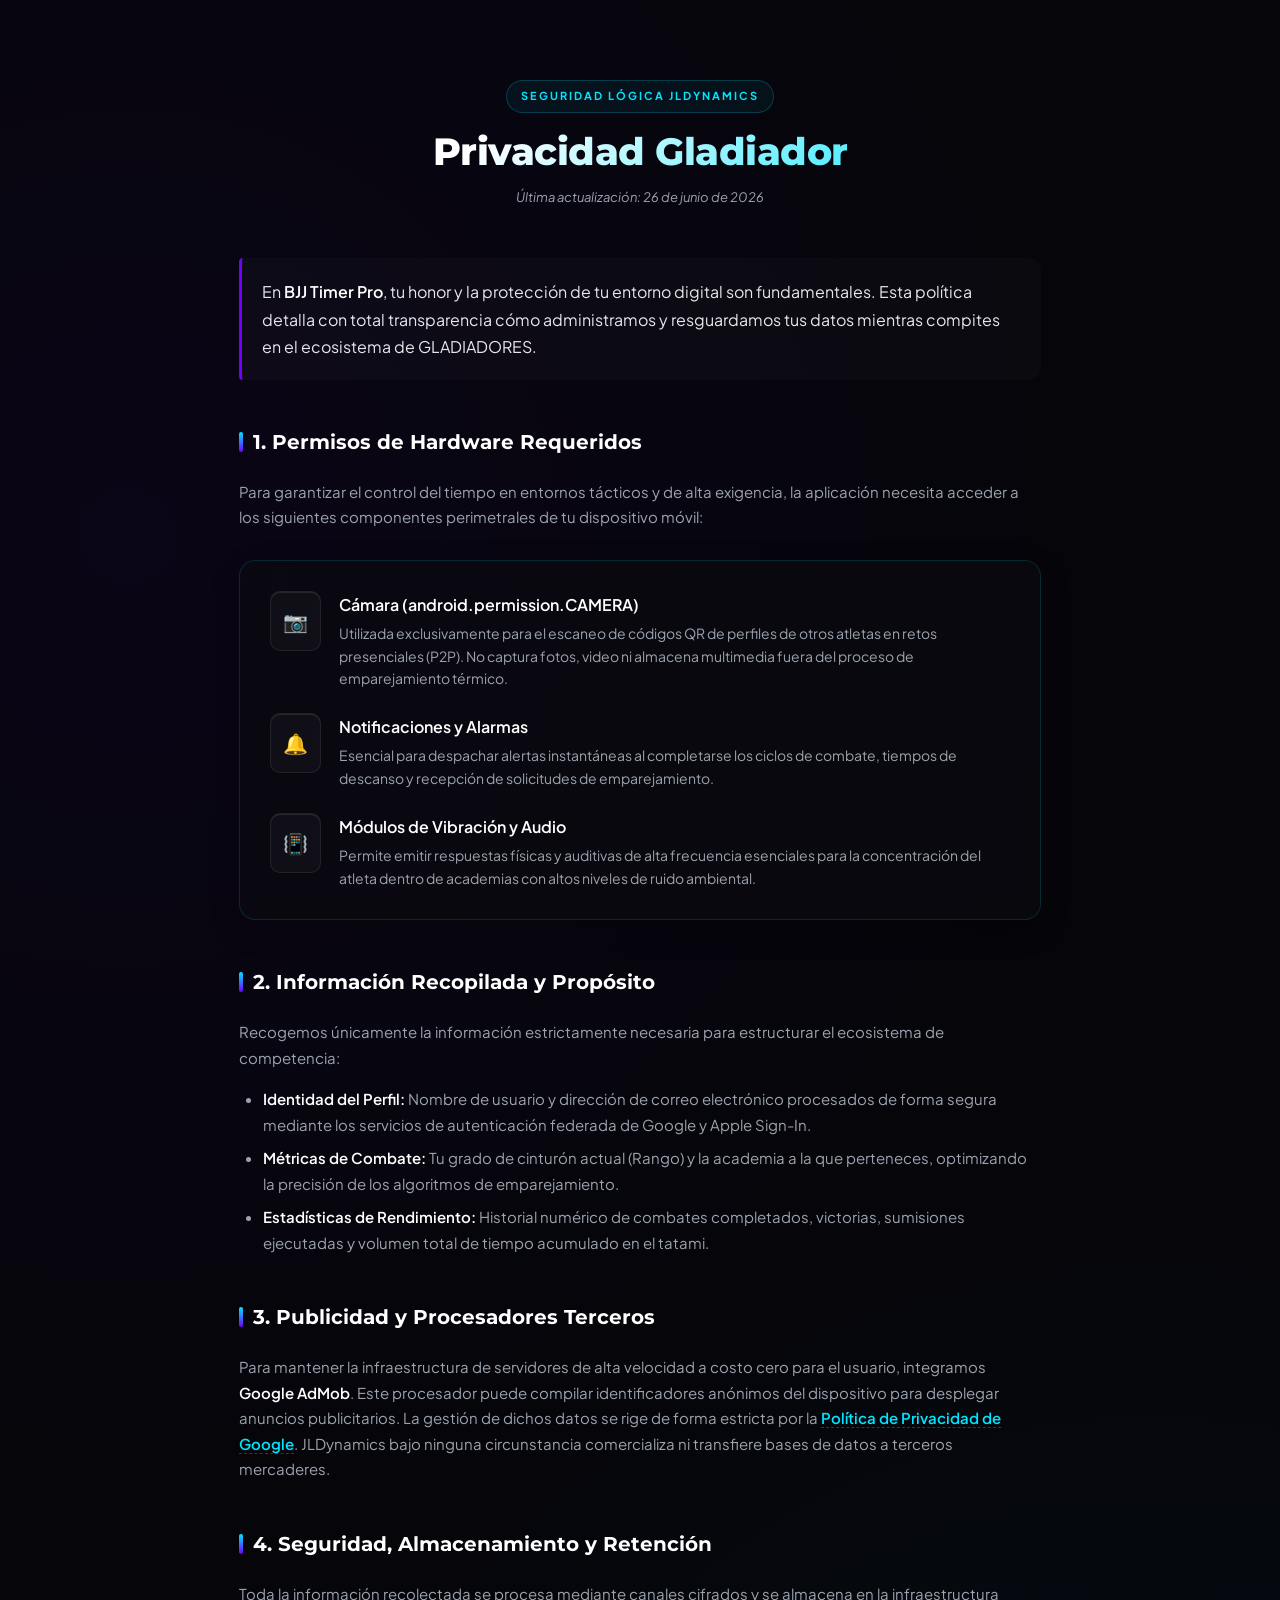
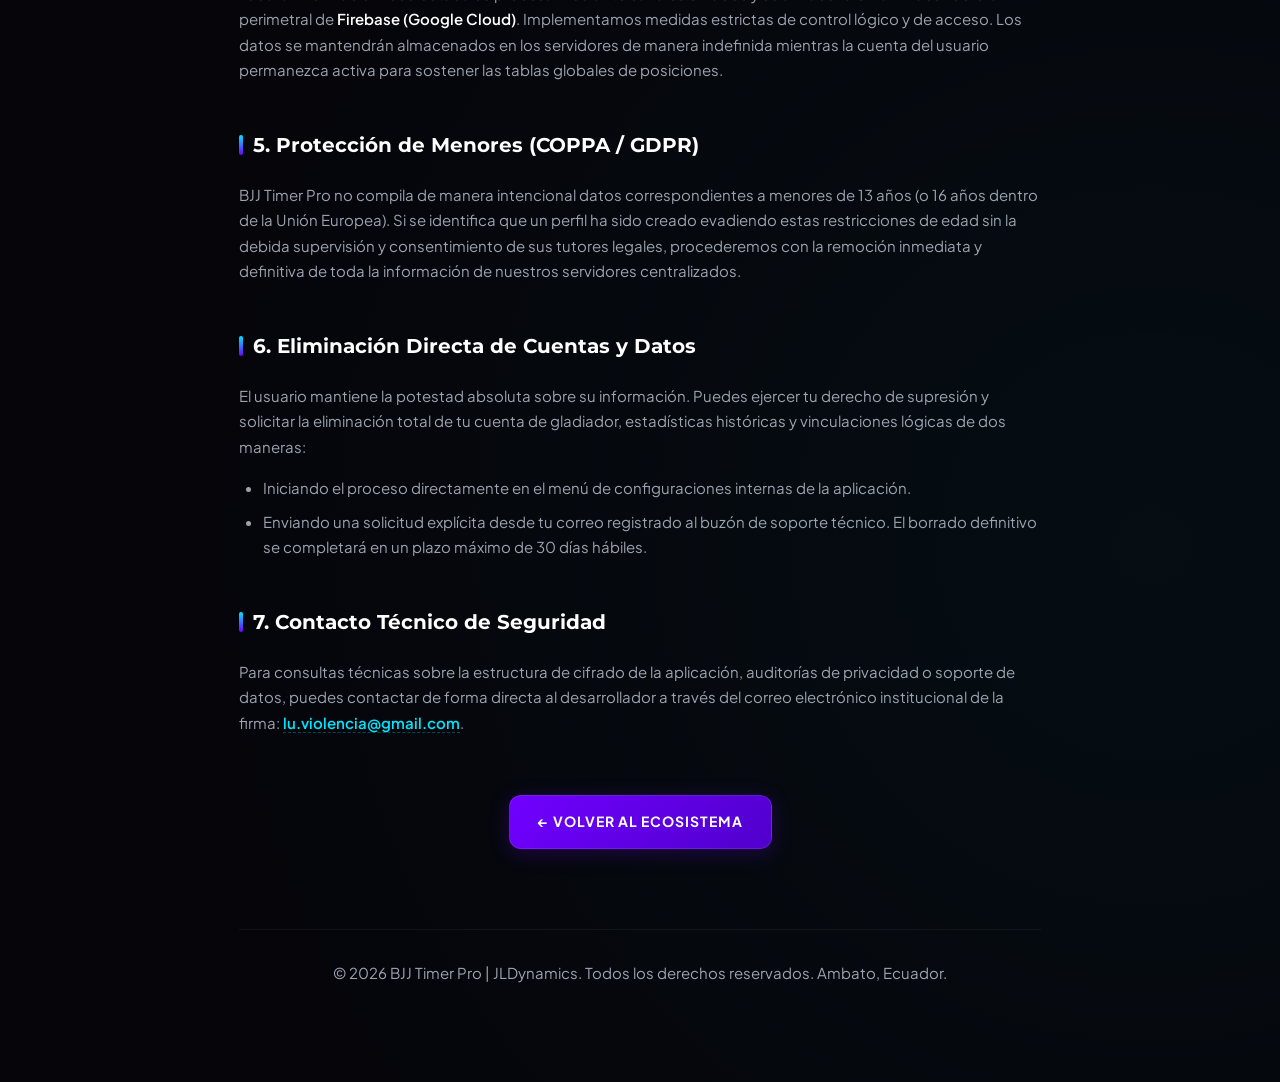
<file: privacy.html>
<!DOCTYPE html>
<html lang="es">
<head>
    <meta charset="UTF-8">
    <meta name="viewport" content="width=device-width, initial-scale=1.0">
    <title>Política de Privacidad - BJJ Timer Pro | JLDynamics</title>
    <link rel="preconnect" href="https://fonts.googleapis.com">
    <link rel="preconnect" href="https://fonts.gstatic.com" crossorigin>
    <link href="https://fonts.googleapis.com/css2?family=Plus+Jakarta+Sans:wght@400;500;600;700;800&family=Montserrat:wght@700;800&display=swap" rel="stylesheet">
    <style>
        :root {
            --bg-main: #05050A;
            --bg-card: rgba(10, 10, 16, 0.7);
            --border-glow: rgba(0, 229, 255, 0.15);
            --primary: #00E5FF;
            --secondary: #7000FF;
            --text-main: #F3F4F6;
            --text-muted: #9CA3AF;
        }

        * { margin: 0; padding: 0; box-sizing: border-box; }
        
        body { 
            font-family: 'Plus Jakarta Sans', sans-serif; 
            background-color: var(--bg-main);
            background-image: 
                radial-gradient(circle at 10% 20%, rgba(112, 0, 255, 0.05) 0%, transparent 40%),
                radial-gradient(circle at 90% 80%, rgba(0, 229, 255, 0.04) 0%, transparent 40%);
            color: var(--text-main); 
            line-height: 1.7; 
            -webkit-font-smoothing: antialiased;
        }

        .container { max-width: 850px; margin: 0 auto; padding: 80px 24px; }
        
        .header-block {
            text-align: center;
            margin-bottom: 50px;
            position: relative;
        }

        .brand-badge {
            display: inline-block;
            padding: 6px 14px;
            background: rgba(0, 229, 255, 0.06);
            border: 1px solid rgba(0, 229, 255, 0.2);
            border-radius: 30px;
            font-size: 11px;
            font-weight: 700;
            text-transform: uppercase;
            letter-spacing: 2px;
            color: var(--primary);
            margin-bottom: 16px;
        }

        h1 { 
            font-family: 'Montserrat', sans-serif;
            font-weight: 800; 
            font-size: 38px; 
            line-height: 1.2;
            letter-spacing: -0.5px;
            background: linear-gradient(135deg, #FFF 30%, var(--primary) 100%);
            -webkit-background-clip: text;
            -webkit-text-fill-color: transparent;
            margin-bottom: 12px;
        }

        .last-update { color: var(--text-muted); font-size: 13px; font-style: italic; }

        .intro-text {
            font-size: 16px;
            color: #E5E7EB;
            margin-bottom: 40px;
            padding: 20px;
            background: rgba(255, 255, 255, 0.02);
            border-left: 3px solid var(--secondary);
            border-radius: 4px 12px 12px 4px;
        }

        h2 { 
            font-family: 'Montserrat', sans-serif;
            color: #FFF; 
            margin: 45px 0 20px; 
            font-size: 20px; 
            font-weight: 700; 
            display: flex;
            align-items: center;
            gap: 10px;
        }
        
        h2::before {
            content: '';
            display: inline-block;
            width: 4px;
            height: 20px;
            background: linear-gradient(to bottom, var(--primary), var(--secondary));
            border-radius: 2px;
        }

        p, li { color: var(--text-muted); margin-bottom: 16px; font-size: 15px; }
        ul { margin-left: 24px; margin-bottom: 24px; }
        li { margin-bottom: 8px; }
        strong { color: #FFF; font-weight: 600; }
        
        a { 
            color: var(--primary); 
            text-decoration: none; 
            font-weight: 600; 
            transition: all 0.2s ease;
            border-bottom: 1px dashed rgba(0, 229, 255, 0.3);
        }
        a:hover { 
            color: #FFF; 
            border-bottom-color: #FFF;
            text-shadow: 0 0 12px rgba(0, 229, 255, 0.5); 
        }
        
        /* Caja de Permisos Estilo Cyber-Luxury */
        .permits-box { 
            background: var(--bg-card); 
            padding: 30px; 
            border-radius: 16px; 
            border: 1px solid var(--border-glow); 
            backdrop-filter: blur(12px);
            -webkit-backdrop-filter: blur(12px);
            margin: 30px 0; 
            box-shadow: 0 10px 30px rgba(0, 0, 0, 0.2);
        }
        .permit-item { display: flex; align-items: flex-start; margin-bottom: 24px; }
        .permit-item:last-child { margin-bottom: 0; }
        
        .permit-icon { 
            font-size: 20px; 
            margin-right: 18px; 
            background: rgba(255, 255, 255, 0.03); 
            padding: 12px; 
            border-radius: 10px; 
            border: 1px solid rgba(255, 255, 255, 0.08); 
            display: flex; 
            align-items: center; 
            justify-content: center;
            box-shadow: inset 0 1px 1px rgba(255,255,255,0.1);
        }
        
        .permit-text b { color: #FFF; display: block; font-size: 16px; margin-bottom: 4px; font-weight: 600; }
        .permit-text span { font-size: 14px; color: var(--text-muted); display: block; line-height: 1.6; }

        /* Botón de Retorno Fluido */
        .btn-container { text-align: center; margin-top: 60px; }
        .btn-back { 
            display: inline-flex; 
            align-items: center;
            gap: 8px;
            padding: 14px 28px; 
            background: linear-gradient(135deg, var(--secondary), #5000CC); 
            color: #FFF; 
            border-radius: 12px; 
            font-weight: 700; 
            font-size: 14px;
            text-transform: uppercase;
            letter-spacing: 1px;
            border: 1px solid rgba(255,255,255,0.1);
            transition: all 0.3s cubic-bezier(0.4, 0, 0.2, 1);
            box-shadow: 0 4px 20px rgba(112, 0, 255, 0.25);
            cursor: pointer;
        }
        .btn-back:hover {
            transform: translateY(-2px);
            box-shadow: 0 8px 25px rgba(112, 0, 255, 0.45);
            border-color: rgba(255,255,255,0.2);
            color: #FFF;
        }

        .footer { 
            margin-top: 80px; 
            padding-top: 30px; 
            border-top: 1px solid rgba(255, 255, 255, 0.05); 
            text-align: center; 
            font-size: 13px; 
            color: #4B5563; 
        }
    </style>
</head>
<body>
    <div class="container">
        <div class="header-block">
            <div class="brand-badge">Seguridad Lógica JLDynamics</div>
            <h1>Privacidad Gladiador</h1>
            <div class="last-update">Última actualización: 26 de junio de 2026</div>
        </div>

        <div class="intro-text">
            En <strong>BJJ Timer Pro</strong>, tu honor y la protección de tu entorno digital son fundamentales. Esta política detalla con total transparencia cómo administramos y resguardamos tus datos mientras compites en el ecosistema de GLADIADORES.
        </div>

        <h2>1. Permisos de Hardware Requeridos</h2>
        <p>Para garantizar el control del tiempo en entornos tácticos y de alta exigencia, la aplicación necesita acceder a los siguientes componentes perimetrales de tu dispositivo móvil:</p>
        
        <div class="permits-box">
            <div class="permit-item">
                <div class="permit-icon">📷</div>
                <div class="permit-text">
                    <b>Cámara (android.permission.CAMERA)</b>
                    <span>Utilizada exclusivamente para el escaneo de códigos QR de perfiles de otros atletas en retos presenciales (P2P). No captura fotos, video ni almacena multimedia fuera del proceso de emparejamiento térmico.</span>
                </div>
            </div>
            <div class="permit-item">
                <div class="permit-icon">🔔</div>
                <div class="permit-text">
                    <b>Notificaciones y Alarmas</b>
                    <span>Esencial para despachar alertas instantáneas al completarse los ciclos de combate, tiempos de descanso y recepción de solicitudes de emparejamiento.</span>
                </div>
            </div>
            <div class="permit-item">
                <div class="permit-icon">📳</div>
                <div class="permit-text">
                    <b>Módulos de Vibración y Audio</b>
                    <span>Permite emitir respuestas físicas y auditivas de alta frecuencia esenciales para la concentración del atleta dentro de academias con altos niveles de ruido ambiental.</span>
                </div>
            </div>
        </div>

        <h2>2. Información Recopilada y Propósito</h2>
        <p>Recogemos únicamente la información estrictamente necesaria para estructurar el ecosistema de competencia:</p>
        <ul>
            <li><strong>Identidad del Perfil:</strong> Nombre de usuario y dirección de correo electrónico procesados de forma segura mediante los servicios de autenticación federada de Google y Apple Sign-In.</li>
            <li><strong>Métricas de Combate:</strong> Tu grado de cinturón actual (Rango) y la academia a la que perteneces, optimizando la precisión de los algoritmos de emparejamiento.</li>
            <li><strong>Estadísticas de Rendimiento:</strong> Historial numérico de combates completados, victorias, sumisiones ejecutadas y volumen total de tiempo acumulado en el tatami.</li>
        </ul>

        <h2>3. Publicidad y Procesadores Terceros</h2>
        <p>Para mantener la infraestructura de servidores de alta velocidad a costo cero para el usuario, integramos <strong>Google AdMob</strong>. Este procesador puede compilar identificadores anónimos del dispositivo para desplegar anuncios publicitarios. La gestión de dichos datos se rige de forma estricta por la <a href="https://policies.google.com/technologies/ads" target="_blank" rel="noopener">Política de Privacidad de Google</a>. JLDynamics bajo ninguna circunstancia comercializa ni transfiere bases de datos a terceros mercaderes.</p>

        <h2>4. Seguridad, Almacenamiento y Retención</h2>
        <p>Toda la información recolectada se procesa mediante canales cifrados y se almacena en la infraestructura perimetral de <strong>Firebase (Google Cloud)</strong>. Implementamos medidas estrictas de control lógico y de acceso. Los datos se mantendrán almacenados en los servidores de manera indefinida mientras la cuenta del usuario permanezca activa para sostener las tablas globales de posiciones.</p>

        <h2>5. Protección de Menores (COPPA / GDPR)</h2>
        <p>BJJ Timer Pro no compila de manera intencional datos correspondientes a menores de 13 años (o 16 años dentro de la Unión Europea). Si se identifica que un perfil ha sido creado evadiendo estas restricciones de edad sin la debida supervisión y consentimiento de sus tutores legales, procederemos con la remoción inmediata y definitiva de toda la información de nuestros servidores centralizados.</p>

        <h2>6. Eliminación Directa de Cuentas y Datos</h2>
        <p>El usuario mantiene la potestad absoluta sobre su información. Puedes ejercer tu derecho de supresión y solicitar la eliminación total de tu cuenta de gladiador, estadísticas históricas y vinculaciones lógicas de dos maneras:</p>
        <ul>
            <li>Iniciando el proceso directamente en el menú de configuraciones internas de la aplicación.</li>
            <li>Enviando una solicitud explícita desde tu correo registrado al buzón de soporte técnico. El borrado definitivo se completará en un plazo máximo de 30 días hábiles.</li>
        </ul>

        <h2>7. Contacto Técnico de Seguridad</h2>
        <p>Para consultas técnicas sobre la estructura de cifrado de la aplicación, auditorías de privacidad o soporte de datos, puedes contactar de forma directa al desarrollador a través del correo electrónico institucional de la firma: <a href="mailto:lu.violencia@gmail.com">lu.violencia@gmail.com</a>.</p>

        <div class="btn-container">
            <a href="index.html" class="btn-back">← Volver al Ecosistema</a>
        </div>

        <div class="footer">
            <p>&copy; 2026 BJJ Timer Pro | JLDynamics. Todos los derechos reservados. Ambato, Ecuador.</p>
        </div>
    </div>
</body>
</html>
</file>
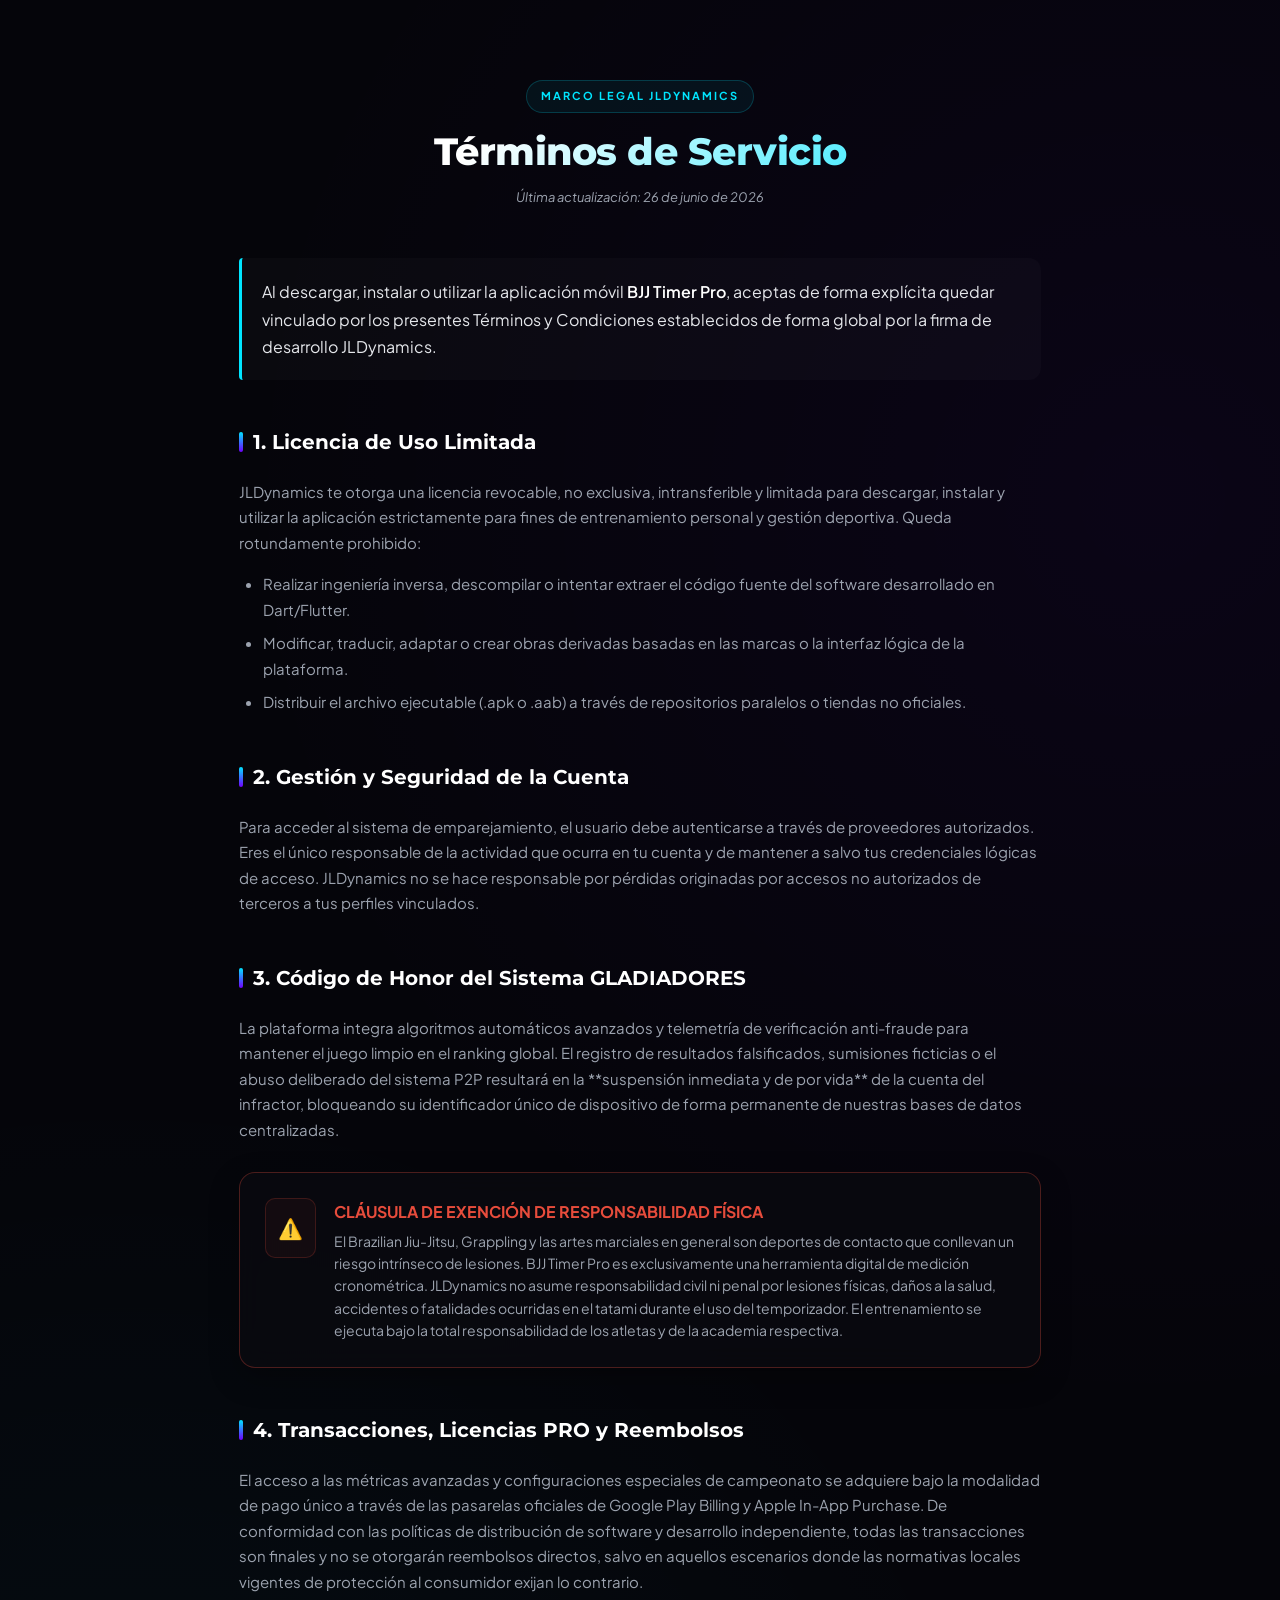
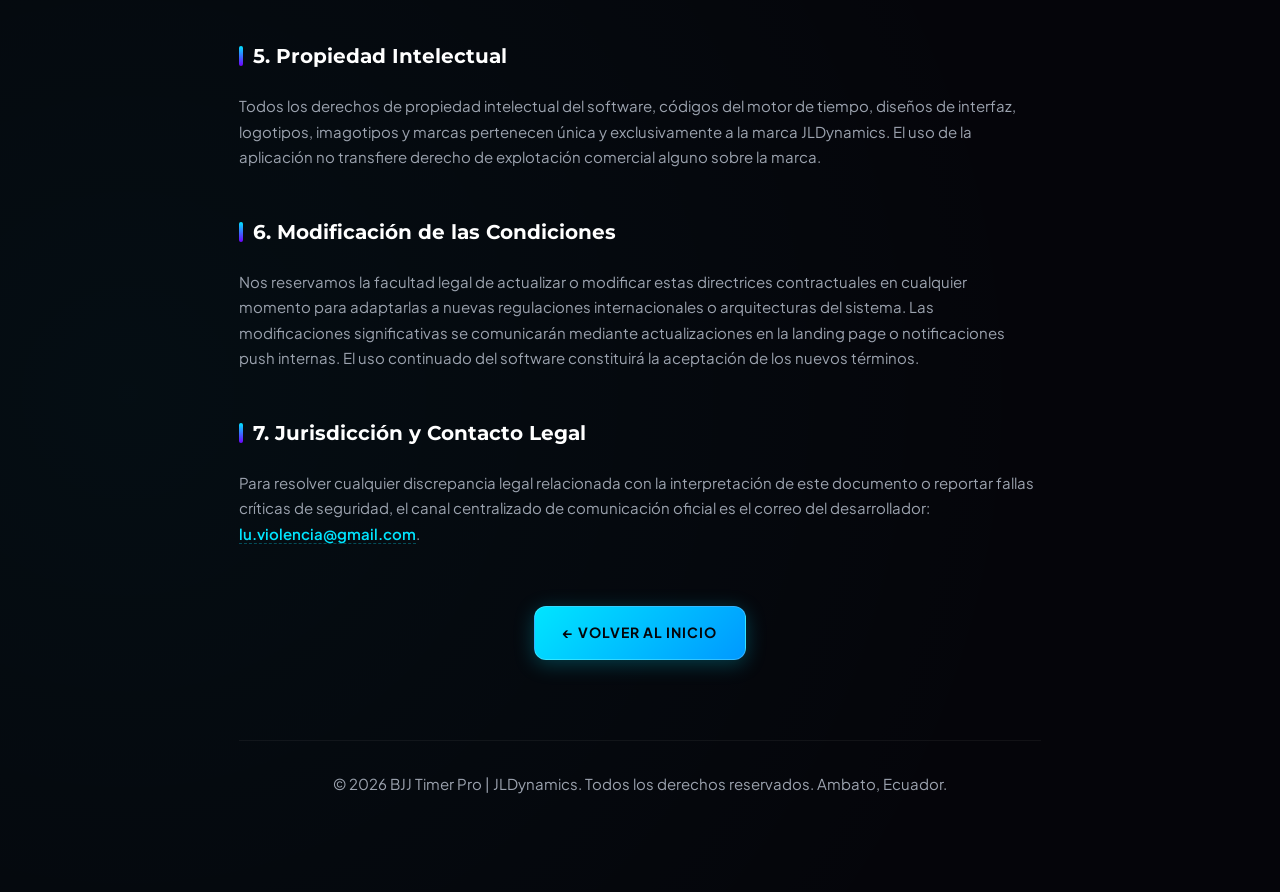
<file: terms.html>
<!DOCTYPE html>
<html lang="es">
<head>
    <meta charset="UTF-8">
    <meta name="viewport" content="width=device-width, initial-scale=1.0">
    <title>Términos y Condiciones - BJJ Timer Pro | JLDynamics</title>
    <link rel="preconnect" href="https://fonts.googleapis.com">
    <link rel="preconnect" href="https://fonts.gstatic.com" crossorigin>
    <link href="https://fonts.googleapis.com/css2?family=Plus+Jakarta+Sans:wght@400;500;600;700;800&family=Montserrat:wght@700;800&display=swap" rel="stylesheet">
    <style>
        :root {
            --bg-main: #05050A;
            --bg-card: rgba(10, 10, 16, 0.7);
            --border-glow: rgba(0, 229, 255, 0.15);
            --primary: #00E5FF;
            --secondary: #7000FF;
            --text-main: #F3F4F6;
            --text-muted: #9CA3AF;
        }

        * { margin: 0; padding: 0; box-sizing: border-box; }
        
        body { 
            font-family: 'Plus Jakarta Sans', sans-serif; 
            background-color: var(--bg-main);
            background-image: 
                radial-gradient(circle at 90% 20%, rgba(112, 0, 255, 0.05) 0%, transparent 40%),
                radial-gradient(circle at 10% 80%, rgba(0, 229, 255, 0.04) 0%, transparent 40%);
            color: var(--text-main); 
            line-height: 1.7; 
            -webkit-font-smoothing: antialiased;
        }

        .container { max-width: 850px; margin: 0 auto; padding: 80px 24px; }
        
        .header-block {
            text-align: center;
            margin-bottom: 50px;
            position: relative;
        }

        .brand-badge {
            display: inline-block;
            padding: 6px 14px;
            background: rgba(0, 229, 255, 0.06);
            border: 1px solid rgba(0, 229, 255, 0.2);
            border-radius: 30px;
            font-size: 11px;
            font-weight: 700;
            text-transform: uppercase;
            letter-spacing: 2px;
            color: var(--primary);
            margin-bottom: 16px;
        }

        h1 { 
            font-family: 'Montserrat', sans-serif;
            font-weight: 800; 
            font-size: 38px; 
            line-height: 1.2;
            letter-spacing: -0.5px;
            background: linear-gradient(135deg, #FFF 30%, var(--primary) 100%);
            -webkit-background-clip: text;
            -webkit-text-fill-color: transparent;
            margin-bottom: 12px;
        }

        .last-update { color: var(--text-muted); font-size: 13px; font-style: italic; }

        .intro-text {
            font-size: 16px;
            color: #E5E7EB;
            margin-bottom: 40px;
            padding: 20px;
            background: rgba(255, 255, 255, 0.02);
            border-left: 3px solid var(--primary);
            border-radius: 4px 12px 12px 4px;
        }

        h2 { 
            font-family: 'Montserrat', sans-serif;
            color: #FFF; 
            margin: 45px 0 20px; 
            font-size: 20px; 
            font-weight: 700; 
            display: flex;
            align-items: center;
            gap: 10px;
        }
        
        h2::before {
            content: '';
            display: inline-block;
            width: 4px;
            height: 20px;
            background: linear-gradient(to bottom, var(--primary), var(--secondary));
            border-radius: 2px;
        }

        p, li { color: var(--text-muted); margin-bottom: 16px; font-size: 15px; }
        ul { margin-left: 24px; margin-bottom: 24px; }
        li { margin-bottom: 8px; }
        strong { color: #FFF; font-weight: 600; }
        
        a { 
            color: var(--primary); 
            text-decoration: none; 
            font-weight: 600; 
            transition: all 0.2s ease;
            border-bottom: 1px dashed rgba(0, 229, 255, 0.3);
        }
        a:hover { 
            color: #FFF; 
            border-bottom-color: #FFF;
            text-shadow: 0 0 12px rgba(0, 229, 255, 0.5); 
        }
        
        /* Caja de Alerta Legal / Descargo de Responsabilidad */
        .disclaimer-box { 
            background: var(--bg-card); 
            padding: 25px; 
            border-radius: 16px; 
            border: 1px solid rgba(231, 76, 60, 0.3); 
            backdrop-filter: blur(12px);
            -webkit-backdrop-filter: blur(12px);
            margin: 30px 0; 
            box-shadow: 0 10px 30px rgba(0, 0, 0, 0.3);
        }
        .disclaimer-item { display: flex; align-items: flex-start; }
        .disclaimer-icon { 
            font-size: 20px; 
            margin-right: 18px; 
            background: rgba(231, 76, 60, 0.05); 
            padding: 12px; 
            border-radius: 10px; 
            border: 1px solid rgba(231, 76, 60, 0.2); 
            display: flex; 
            align-items: center; 
            justify-content: center;
        }
        .disclaimer-text b { color: #E74C3C; display: block; font-size: 16px; margin-bottom: 4px; font-weight: 700; text-transform: uppercase; }
        .disclaimer-text span { font-size: 14px; color: var(--text-muted); display: block; line-height: 1.6; }

        /* Botón de Retorno Fluido */
        .btn-container { text-align: center; margin-top: 60px; }
        .btn-back { 
            display: inline-flex; 
            align-items: center;
            gap: 8px;
            padding: 14px 28px; 
            background: linear-gradient(135deg, var(--primary), #0099FF); 
            color: #05050A; 
            border-radius: 12px; 
            font-weight: 700; 
            font-size: 14px;
            text-transform: uppercase;
            letter-spacing: 1px;
            border: 1px solid rgba(255,255,255,0.2);
            transition: all 0.3s cubic-bezier(0.4, 0, 0.2, 1);
            box-shadow: 0 4px 20px rgba(0, 229, 255, 0.25);
            cursor: pointer;
        }
        .btn-back:hover {
            transform: translateY(-2px);
            box-shadow: 0 8px 25px rgba(0, 229, 255, 0.45);
            border-color: rgba(255,255,255,0.4);
            color: #05050A;
        }

        .footer { 
            margin-top: 80px; 
            padding-top: 30px; 
            border-top: 1px solid rgba(255, 255, 255, 0.05); 
            text-align: center; 
            font-size: 13px; 
            color: #4B5563; 
        }
    </style>
</head>
<body>
    <div class="container">
        <div class="header-block">
            <div class="brand-badge">Marco Legal JLDynamics</div>
            <h1>Términos de Servicio</h1>
            <div class="last-update">Última actualización: 26 de junio de 2026</div>
        </div>

        <div class="intro-text">
            Al descargar, instalar o utilizar la aplicación móvil <strong>BJJ Timer Pro</strong>, aceptas de forma explícita quedar vinculado por los presentes Términos y Condiciones establecidos de forma global por la firma de desarrollo JLDynamics.
        </div>

        <h2>1. Licencia de Uso Limitada</h2>
        <p>JLDynamics te otorga una licencia revocable, no exclusiva, intransferible y limitada para descargar, instalar y utilizar la aplicación estrictamente para fines de entrenamiento personal y gestión deportiva. Queda rotundamente prohibido:</p>
        <ul>
            <li>Realizar ingeniería inversa, descompilar o intentar extraer el código fuente del software desarrollado en Dart/Flutter.</li>
            <li>Modificar, traducir, adaptar o crear obras derivadas basadas en las marcas o la interfaz lógica de la plataforma.</li>
            <li>Distribuir el archivo ejecutable (.apk o .aab) a través de repositorios paralelos o tiendas no oficiales.</li>
        </ul>

        <h2>2. Gestión y Seguridad de la Cuenta</h2>
        <p>Para acceder al sistema de emparejamiento, el usuario debe autenticarse a través de proveedores autorizados. Eres el único responsable de la actividad que ocurra en tu cuenta y de mantener a salvo tus credenciales lógicas de acceso. JLDynamics no se hace responsable por pérdidas originadas por accesos no autorizados de terceros a tus perfiles vinculados.</p>

        <h2>3. Código de Honor del Sistema GLADIADORES</h2>
        <p>La plataforma integra algoritmos automáticos avanzados y telemetría de verificación anti-fraude para mantener el juego limpio en el ranking global. El registro de resultados falsificados, sumisiones ficticias o el abuso deliberado del sistema P2P resultará en la **suspensión inmediata y de por vida** de la cuenta del infractor, bloqueando su identificador único de dispositivo de forma permanente de nuestras bases de datos centralizadas.</p>

        <div class="disclaimer-box">
            <div class="disclaimer-item">
                <div class="disclaimer-icon">⚠️</div>
                <div class="disclaimer-text">
                    <b>Cláusula de Exención de Responsabilidad Física</b>
                    <span>El Brazilian Jiu-Jitsu, Grappling y las artes marciales en general son deportes de contacto que conllevan un riesgo intrínseco de lesiones. BJJ Timer Pro es exclusivamente una herramienta digital de medición cronométrica. JLDynamics no asume responsabilidad civil ni penal por lesiones físicas, daños a la salud, accidentes o fatalidades ocurridas en el tatami durante el uso del temporizador. El entrenamiento se ejecuta bajo la total responsabilidad de los atletas y de la academia respectiva.</span>
                </div>
            </div>
        </div>

        <h2>4. Transacciones, Licencias PRO y Reembolsos</h2>
        <p>El acceso a las métricas avanzadas y configuraciones especiales de campeonato se adquiere bajo la modalidad de pago único a través de las pasarelas oficiales de Google Play Billing y Apple In-App Purchase. De conformidad con las políticas de distribución de software y desarrollo independiente, todas las transacciones son finales y no se otorgarán reembolsos directos, salvo en aquellos escenarios donde las normativas locales vigentes de protección al consumidor exijan lo contrario.</p>

        <h2>5. Propiedad Intelectual</h2>
        <p>Todos los derechos de propiedad intelectual del software, códigos del motor de tiempo, diseños de interfaz, logotipos, imagotipos y marcas pertenecen única y exclusivamente a la marca JLDynamics. El uso de la aplicación no transfiere derecho de explotación comercial alguno sobre la marca.</p>

        <h2>6. Modificación de las Condiciones</h2>
        <p>Nos reservamos la facultad legal de actualizar o modificar estas directrices contractuales en cualquier momento para adaptarlas a nuevas regulaciones internacionales o arquitecturas del sistema. Las modificaciones significativas se comunicarán mediante actualizaciones en la landing page o notificaciones push internas. El uso continuado del software constituirá la aceptación de los nuevos términos.</p>

        <h2>7. Jurisdicción y Contacto Legal</h2>
        <p>Para resolver cualquier discrepancia legal relacionada con la interpretación de este documento o reportar fallas críticas de seguridad, el canal centralizado de comunicación oficial es el correo del desarrollador: <a href="mailto:lu.violencia@gmail.com">lu.violencia@gmail.com</a>.</p>

        <div class="btn-container">
            <a href="index.html" class="btn-back">← Volver al Inicio</a>
        </div>

        <div class="footer">
            <p>&copy; 2026 BJJ Timer Pro | JLDynamics. Todos los derechos reservados. Ambato, Ecuador.</p>
        </div>
    </div>
</body>
</html>
</file>
